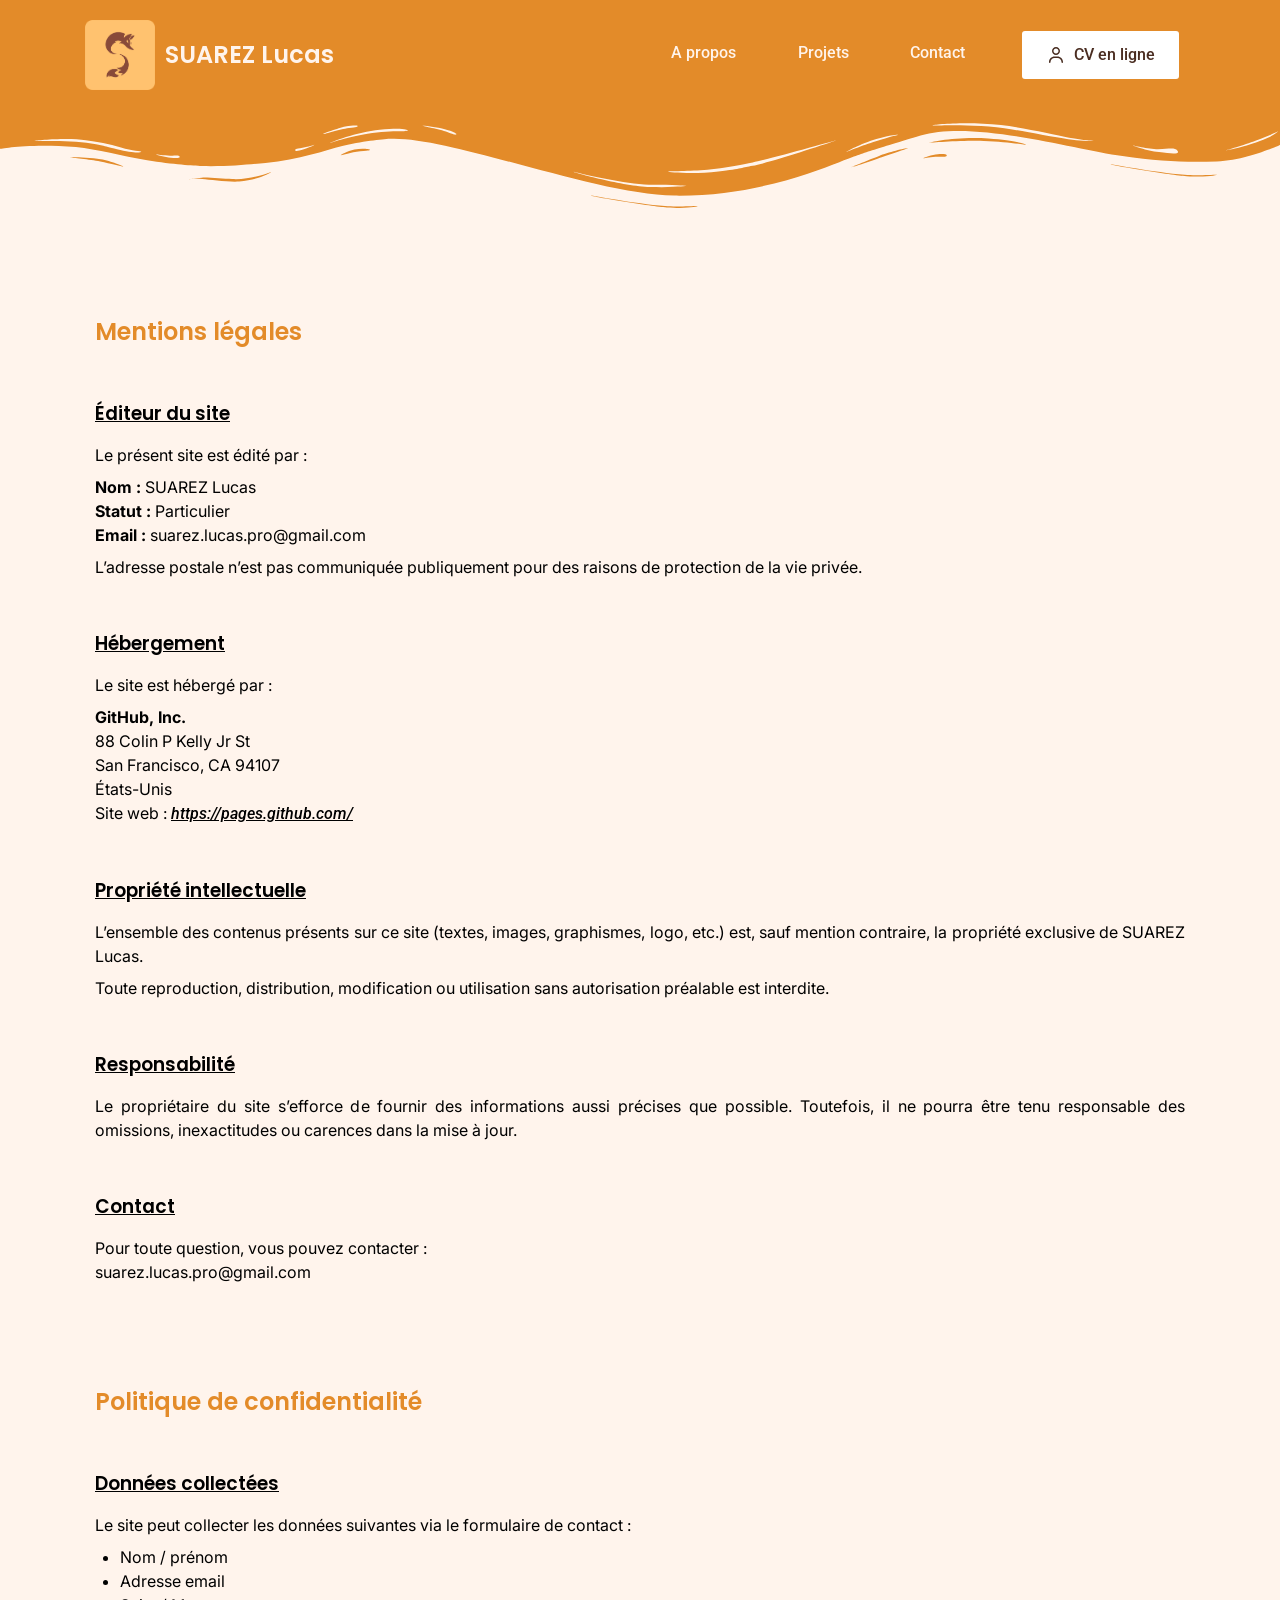
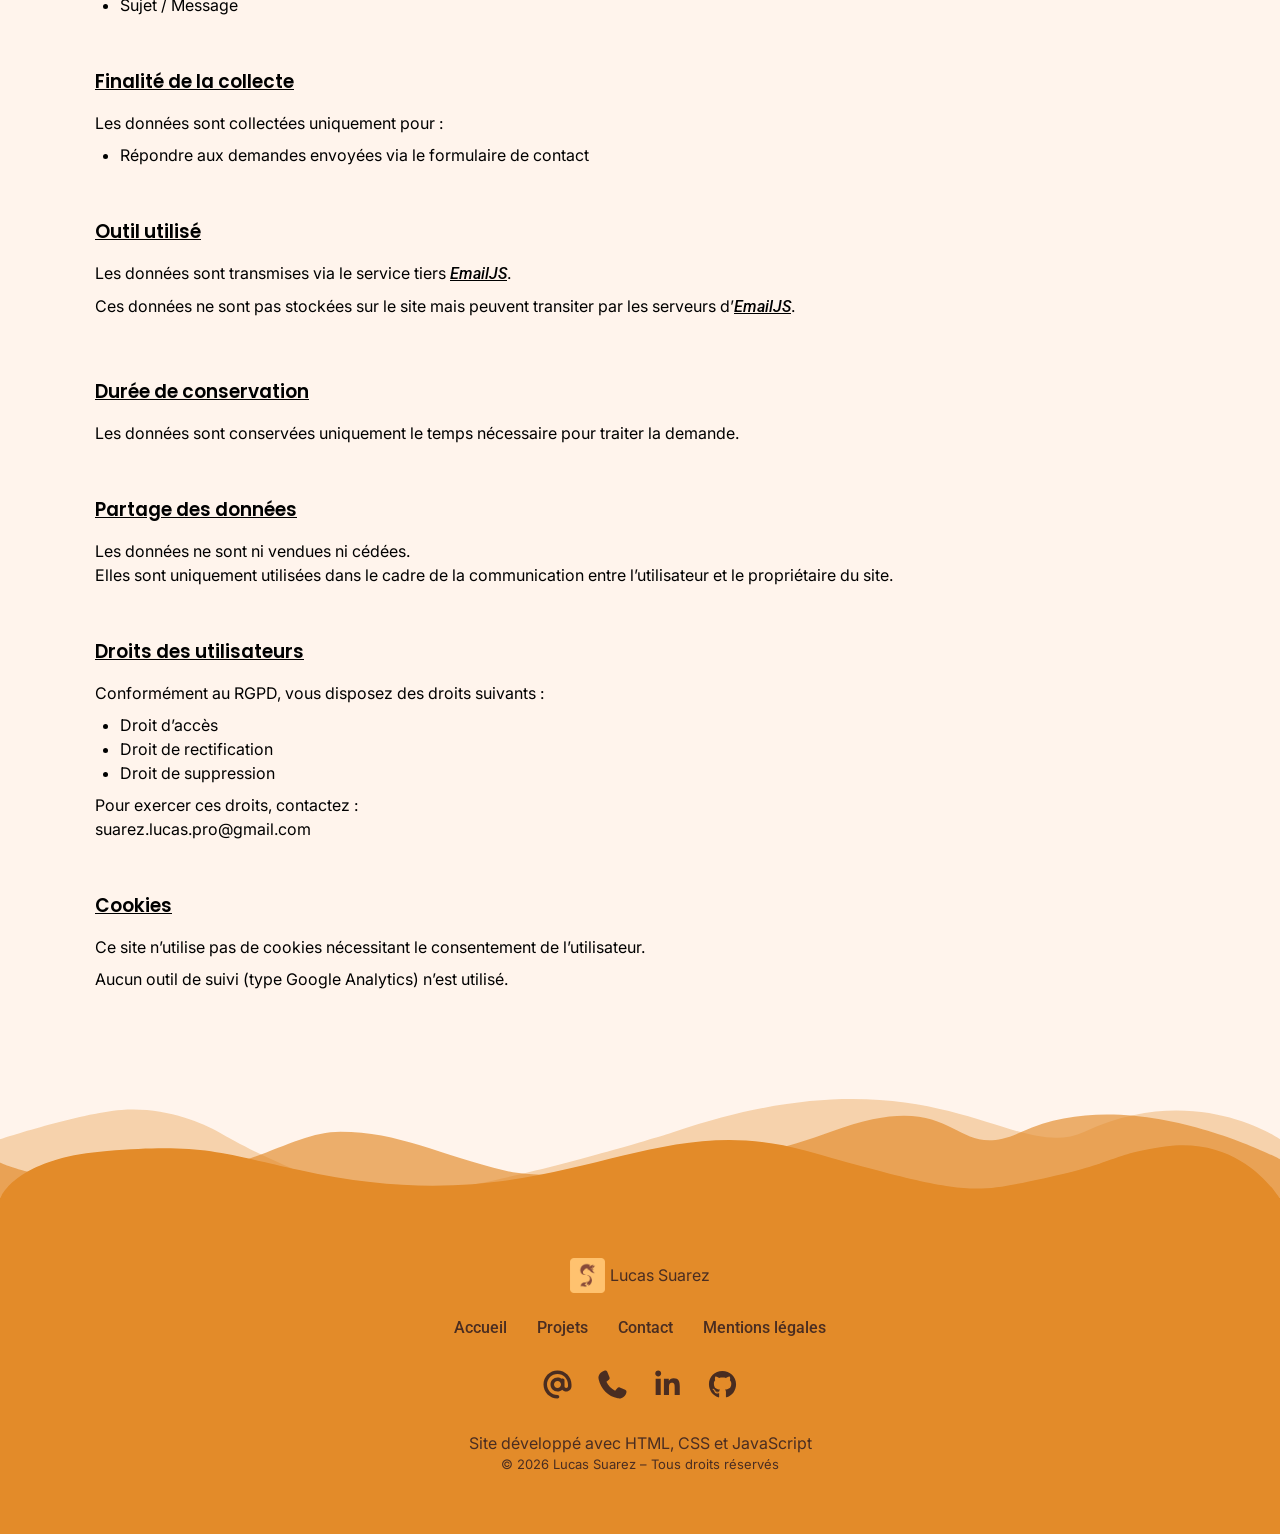
<file: mentionsLegales.html>
<!DOCTYPE html>
<html lang="fr">

<head>
    <meta charset="UTF-8">
    <meta name="viewport" content="width=device-width, initial-scale=1.0">
    <title>Projets | SUAREZ Lucas – Développeur Web</title>
    <meta name="description"
        content="Découvrez mes projets web : sites vitrines, e-commerce et applications illustrant mes compétences et réalisations.">
    <link rel="shortcut icon" href="media/img/logo.webp" type="image/x-icon">
    <link rel="stylesheet" href="style/main.css"><!-- CSS -->
    <script src="script/navBar.js" defer></script><!-- JS -->
    <script src="script/buttonTop.js" defer></script><!-- JS -->
</head>

<body>
    <button onclick="topFunction()" id="buttonTop">
        <div>
            <img src="media/icons/chevron.svg" alt="">
        </div>
    </button>

    <nav>
        <div class="container">
            <div id="navHeader">
                <a href="index.html" id="navHeaderLink">
                    <img src="media/img/logo.webp" id="navHeaderLinkImg"
                        alt="Logo en forme de S marron représentant un renard">
                    <h1>SUAREZ Lucas</h1>
                </a>

                <!-- Bouton burger -->
                <button id="navHeaderBtnBurger">
                    <img id="navHeaderBtnBurgerIcon" src="media/icons/bars.svg" alt="Menu de navigation">
                </button>
            </div>

            <div id="navDivMenu">
                <ul>
                    <li class="off"><a href="index.html" class="linkUnderline linkUnderlineNav">Accueil</a></li>
                    <li><a href="index.html#about" class="linkUnderline linkUnderlineNav" id="aboutBtn">A propos</a>
                    </li>
                    <li><a href="projets.html" class="linkUnderline linkUnderlineNav">Projets</a></li>
                    <li><a href="index.html#contact" class="linkUnderline linkUnderlineNav" id="contactBtn">Contact</a>
                    </li>
                    <li>
                        <a href="https://lucas-srz.github.io/Curriculum_Vitae_2026/" target="_blank" id="btnNav">
                            <img src="media/icons/user.svg" alt="">
                            CV en ligne
                        </a>
                    </li>
                </ul>
            </div>
        </div>
    </nav>

    <main>
        <section>
            <svg viewBox="0 0 283.5 27.8" preserveAspectRatio="none" class="waveSeparator">
                <path
                    d="M283.5,9.7c0,0-7.3,4.3-14,4.6c-6.8,0.3-12.6,0-20.9-1.5c-11.3-2-33.1-10.1-44.7-5.7	s-12.1,4.6-18,7.4c-6.6,3.2-20,9.6-36.6,9.3C131.6,23.5,99.5,7.2,86.3,8c-1.4,0.1-6.6,0.8-10.5,2c-3.8,1.2-9.4,3.8-17,4.7	c-3.2,0.4-8.3,1.1-14.2,0.9c-1.5-0.1-6.3-0.4-12-1.6c-5.7-1.2-11-3.1-15.8-3.7C6.5,9.2,0,10.8,0,10.8V0h283.5V9.7z M260.8,11.3	c-0.7-1-2-0.4-4.3-0.4c-2.3,0-6.1-1.2-5.8-1.1c0.3,0.1,3.1,1.5,6,1.9C259.7,12.2,261.4,12.3,260.8,11.3z M242.4,8.6	c0,0-2.4-0.2-5.6-0.9c-3.2-0.8-10.3-2.8-15.1-3.5c-8.2-1.1-15.8,0-15.1,0.1c0.8,0.1,9.6-0.6,17.6,1.1c3.3,0.7,9.3,2.2,12.4,2.7	C239.9,8.7,242.4,8.6,242.4,8.6z M185.2,8.5c1.7-0.7-13.3,4.7-18.5,6.1c-2.1,0.6-6.2,1.6-10,2c-3.9,0.4-8.9,0.4-8.8,0.5	c0,0.2,5.8,0.8,11.2,0c5.4-0.8,5.2-1.1,7.6-1.6C170.5,14.7,183.5,9.2,185.2,8.5z M199.1,6.9c0.2,0-0.8-0.4-4.8,1.1	c-4,1.5-6.7,3.5-6.9,3.7c-0.2,0.1,3.5-1.8,6.6-3C197,7.5,199,6.9,199.1,6.9z M283,6c-0.1,0.1-1.9,1.1-4.8,2.5s-6.9,2.8-6.7,2.7	c0.2,0,3.5-0.6,7.4-2.5C282.8,6.8,283.1,5.9,283,6z M31.3,11.6c0.1-0.2-1.9-0.2-4.5-1.2s-5.4-1.6-7.8-2C15,7.6,7.3,8.5,7.7,8.6	C8,8.7,15.9,8.3,20.2,9.3c2.2,0.5,2.4,0.5,5.7,1.6S31.2,11.9,31.3,11.6z M73,9.2c0.4-0.1,3.5-1.6,8.4-2.6c4.9-1.1,8.9-0.5,8.9-0.8	c0-0.3-1-0.9-6.2-0.3S72.6,9.3,73,9.2z M71.6,6.7C71.8,6.8,75,5.4,77.3,5c2.3-0.3,1.9-0.5,1.9-0.6c0-0.1-1.1-0.2-2.7,0.2	C74.8,5.1,71.4,6.6,71.6,6.7z M93.6,4.4c0.1,0.2,3.5,0.8,5.6,1.8c2.1,1,1.8,0.6,1.9,0.5c0.1-0.1-0.8-0.8-2.4-1.3	C97.1,4.8,93.5,4.2,93.6,4.4z M65.4,11.1c-0.1,0.3,0.3,0.5,1.9-0.2s2.6-1.3,2.2-1.2s-0.9,0.4-2.5,0.8C65.3,10.9,65.5,10.8,65.4,11.1	z M34.5,12.4c-0.2,0,2.1,0.8,3.3,0.9c1.2,0.1,2,0.1,2-0.2c0-0.3-0.1-0.5-1.6-0.4C36.6,12.8,34.7,12.4,34.5,12.4z M152.2,21.1	c-0.1,0.1-2.4-0.3-7.5-0.3c-5,0-13.6-2.4-17.2-3.5c-3.6-1.1,10,3.9,16.5,4.1C150.5,21.6,152.3,21,152.2,21.1z">
                </path>
                <path
                    d="M269.6,18c-0.1-0.1-4.6,0.3-7.2,0c-7.3-0.7-17-3.2-16.6-2.9c0.4,0.3,13.7,3.1,17,3.3	C267.7,18.8,269.7,18,269.6,18z">
                </path>
                <path
                    d="M227.4,9.8c-0.2-0.1-4.5-1-9.5-1.2c-5-0.2-12.7,0.6-12.3,0.5c0.3-0.1,5.9-1.8,13.3-1.2	S227.6,9.9,227.4,9.8z">
                </path>
                <path
                    d="M204.5,13.4c-0.1-0.1,2-1,3.2-1.1c1.2-0.1,2,0,2,0.3c0,0.3-0.1,0.5-1.6,0.4	C206.4,12.9,204.6,13.5,204.5,13.4z">
                </path>
                <path
                    d="M201,10.6c0-0.1-4.4,1.2-6.3,2.2c-1.9,0.9-6.2,3.1-6.1,3.1c0.1,0.1,4.2-1.6,6.3-2.6	S201,10.7,201,10.6z">
                </path>
                <path
                    d="M154.5,26.7c-0.1-0.1-4.6,0.3-7.2,0c-7.3-0.7-17-3.2-16.6-2.9c0.4,0.3,13.7,3.1,17,3.3	C152.6,27.5,154.6,26.8,154.5,26.7z">
                </path>
                <path
                    d="M41.9,19.3c0,0,1.2-0.3,2.9-0.1c1.7,0.2,5.8,0.9,8.2,0.7c4.2-0.4,7.4-2.7,7-2.6	c-0.4,0-4.3,2.2-8.6,1.9c-1.8-0.1-5.1-0.5-6.7-0.4S41.9,19.3,41.9,19.3z">
                </path>
                <path
                    d="M75.5,12.6c0.2,0.1,2-0.8,4.3-1.1c2.3-0.2,2.1-0.3,2.1-0.5c0-0.1-1.8-0.4-3.4,0	C76.9,11.5,75.3,12.5,75.5,12.6z">
                </path>
                <path
                    d="M15.6,13.2c0-0.1,4.3,0,6.7,0.5c2.4,0.5,5,1.9,5,2c0,0.1-2.7-0.8-5.1-1.4	C19.9,13.7,15.7,13.3,15.6,13.2z">
                </path>
            </svg>
        </section>

        <section id="legalNotice">
            <div class="container">
                <h2>Mentions légales</h2>
                <div>
                    <h3>Éditeur du site</h3>
                    <p class="space">Le présent site est édité par :</p>
                    <p><span>Nom :</span> SUAREZ Lucas</p>
                    <p><span>Statut :</span> Particulier</p>
                    <p class="space"><span>Email :</span> suarez.lucas.pro@gmail.com</p>
                    <p>L’adresse postale n’est pas communiquée publiquement pour des raisons de protection de la vie
                        privée.</p>
                </div>
                <div>
                    <h3>Hébergement</h3>
                    <p class="space">Le site est hébergé par :</p>
                    <p><span>GitHub, Inc.</span></p>
                    <p>88 Colin P Kelly Jr St</p>
                    <p>San Francisco, CA 94107</p>
                    <p>États-Unis</p>
                    <p>Site web : <a href="https://pages.github.com/" target="_blank">https://pages.github.com/</a></p>
                </div>
                <div>
                    <h3>Propriété intellectuelle</h3>
                    <p class="space">L’ensemble des contenus présents sur ce site (textes, images, graphismes, logo,
                        etc.) est, sauf mention contraire, la propriété exclusive de SUAREZ Lucas.</p>
                    <p>Toute reproduction, distribution, modification ou utilisation sans autorisation préalable est
                        interdite.</p>
                </div>
                <div>
                    <h3>Responsabilité</h3>
                    <p>Le propriétaire du site s’efforce de fournir des informations aussi précises que possible.
                        Toutefois, il ne pourra être tenu responsable des omissions, inexactitudes ou carences dans la
                        mise à jour.</p>
                </div>
                <div>
                    <h3>Contact</h3>
                    <p>Pour toute question, vous pouvez contacter :</p>
                    <p>suarez.lucas.pro@gmail.com</p>
                </div>
            </div>
        </section>

        <section id="privacyPolicy">
            <div class="container">
                <h2>Politique de confidentialité</h2>
                <div>
                    <h3>Données collectées</h3>
                    <p class="space">Le site peut collecter les données suivantes via le formulaire de contact :</p>
                    <ul>
                        <li>Nom / prénom</li>
                        <li>Adresse email</li>
                        <li>Sujet / Message</li>
                    </ul>
                </div>
                <div>
                    <h3>Finalité de la collecte</h3>
                    <p class="space">Les données sont collectées uniquement pour :</p>
                    <ul>
                        <li>Répondre aux demandes envoyées via le formulaire de contact</li>
                    </ul>
                </div>
                <div>
                    <h3>Outil utilisé</h3>
                    <p class="space">Les données sont transmises via le service tiers
                        <a href="https://www.emailjs.com/" target="_blank">EmailJS</a>.
                    </p>
                    <p class="space">Ces données ne sont pas stockées sur le site mais peuvent transiter par les
                        serveurs d’<a href="https://www.emailjs.com/" target="_blank">EmailJS</a>.
                    </p>
                </div>
                <div>
                    <h3>Durée de conservation</h3>
                    <p>Les données sont conservées uniquement le temps nécessaire pour traiter la demande.</p>
                </div>
                <div>
                    <h3>Partage des données</h3>
                    <p>Les données ne sont ni vendues ni cédées.</p>
                    <p>Elles sont uniquement utilisées dans le cadre de la communication entre l’utilisateur et le
                        propriétaire du site.</p>
                </div>
                <div>
                    <h3>Droits des utilisateurs</h3>
                    <p class="space">Conformément au RGPD, vous disposez des droits suivants :</p>
                    <ul class="space">
                        <li>Droit d’accès</li>
                        <li>Droit de rectification</li>
                        <li>Droit de suppression</li>
                    </ul>
                    <p>Pour exercer ces droits, contactez :</p>
                    <p>suarez.lucas.pro@gmail.com</p>
                </div>
                <div>
                    <h3>Cookies</h3>
                    <p class="space">Ce site n’utilise pas de cookies nécessitant le consentement de l’utilisateur.</p>
                    <p class="space">Aucun outil de suivi (type Google Analytics) n’est utilisé.</p>
                </div>
            </div>
        </section>

        <section>
            <svg viewBox="0 0 1000 100" preserveAspectRatio="none" class="waveSeparator waveSeparatorBottom">
                <path opacity="0.33"
                    d="M473,67.3c-203.9,88.3-263.1-34-320.3,0C66,119.1,0,59.7,0,59.7V0h1000v59.7 c0,0-62.1,26.1-94.9,29.3c-32.8,3.3-62.8-12.3-75.8-22.1C806,49.6,745.3,8.7,694.9,4.7S492.4,59,473,67.3z">
                </path>
                <path opacity="0.66"
                    d="M734,67.3c-45.5,0-77.2-23.2-129.1-39.1c-28.6-8.7-150.3-10.1-254,39.1 s-91.7-34.4-149.2,0C115.7,118.3,0,39.8,0,39.8V0h1000v36.5c0,0-28.2-18.5-92.1-18.5C810.2,18.1,775.7,67.3,734,67.3z">
                </path>
                <path
                    d="M766.1,28.9c-200-57.5-266,65.5-395.1,19.5C242,1.8,242,5.4,184.8,20.6C128,35.8,132.3,44.9,89.9,52.5C28.6,63.7,0,0,0,0 h1000c0,0-9.9,40.9-83.6,48.1S829.6,47,766.1,28.9z">
                </path>
            </svg>
        </section>
    </main>

    <footer>
        <div id="name">
            <img src="media/img/logo.webp" alt="Logo en forme de S marron représentant un renard">
            <p>Lucas Suarez</p>
        </div>
        <div>
            <a href="index.html" class="linkUnderline linkUnderlineFooter">Accueil</a>
            <a href="projets.html" class="linkUnderline linkUnderlineFooter">Projets</a>
            <a href="index.html#contact" class="linkUnderline linkUnderlineFooter">Contact</a>
            <a href="#" class="linkUnderline linkUnderlineFooter">Mentions légales</a>
        </div>
        <div>
            <a href="mailto:suarez.lucas.pro@gmail.com">
                <img src="media/icons/at.svg" alt="Afficher l'adresse email">
            </a>
            <a href="tel:+33651453617">
                <img src="media/icons/phone.svg" alt="Afficher le numéro de téléphone">
            </a>
            <a href="https://www.linkedin.com/in/lucas-srz/" target="_blank">
                <img src="media/icons/linkedin.svg" alt="Lien vers le profil LinkedIn de Lucas Suarez">
            </a>
            <a href="https://github.com/Lucas-Srz" target="_blank">
                <img src="media/icons/github.svg" alt="Lien vers le profil GitHub de Lucas Suarez" class="filter">
            </a>
        </div>
        <p>Site développé avec HTML, CSS et JavaScript</p>
        <p id="copy">© 2026 Lucas Suarez – Tous droits réservés</p>
    </footer>
</body>

</html>
</file>
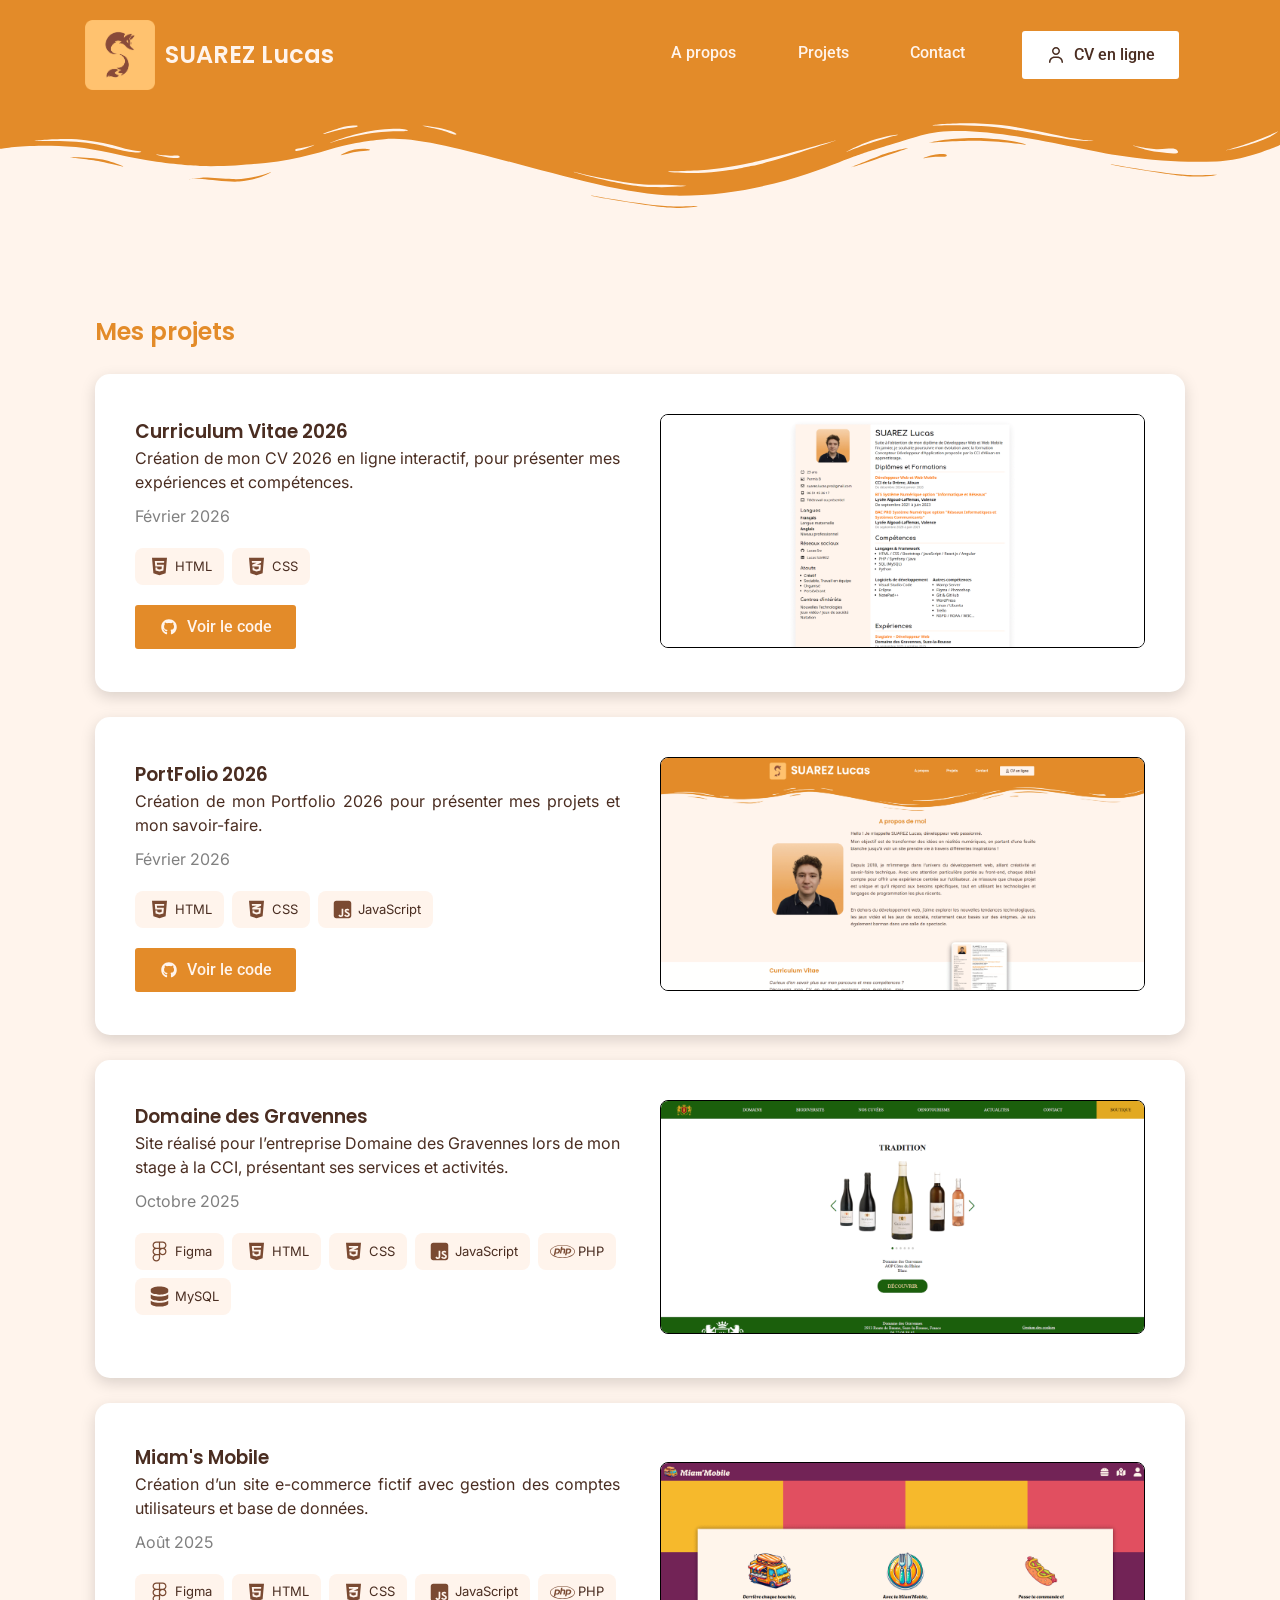
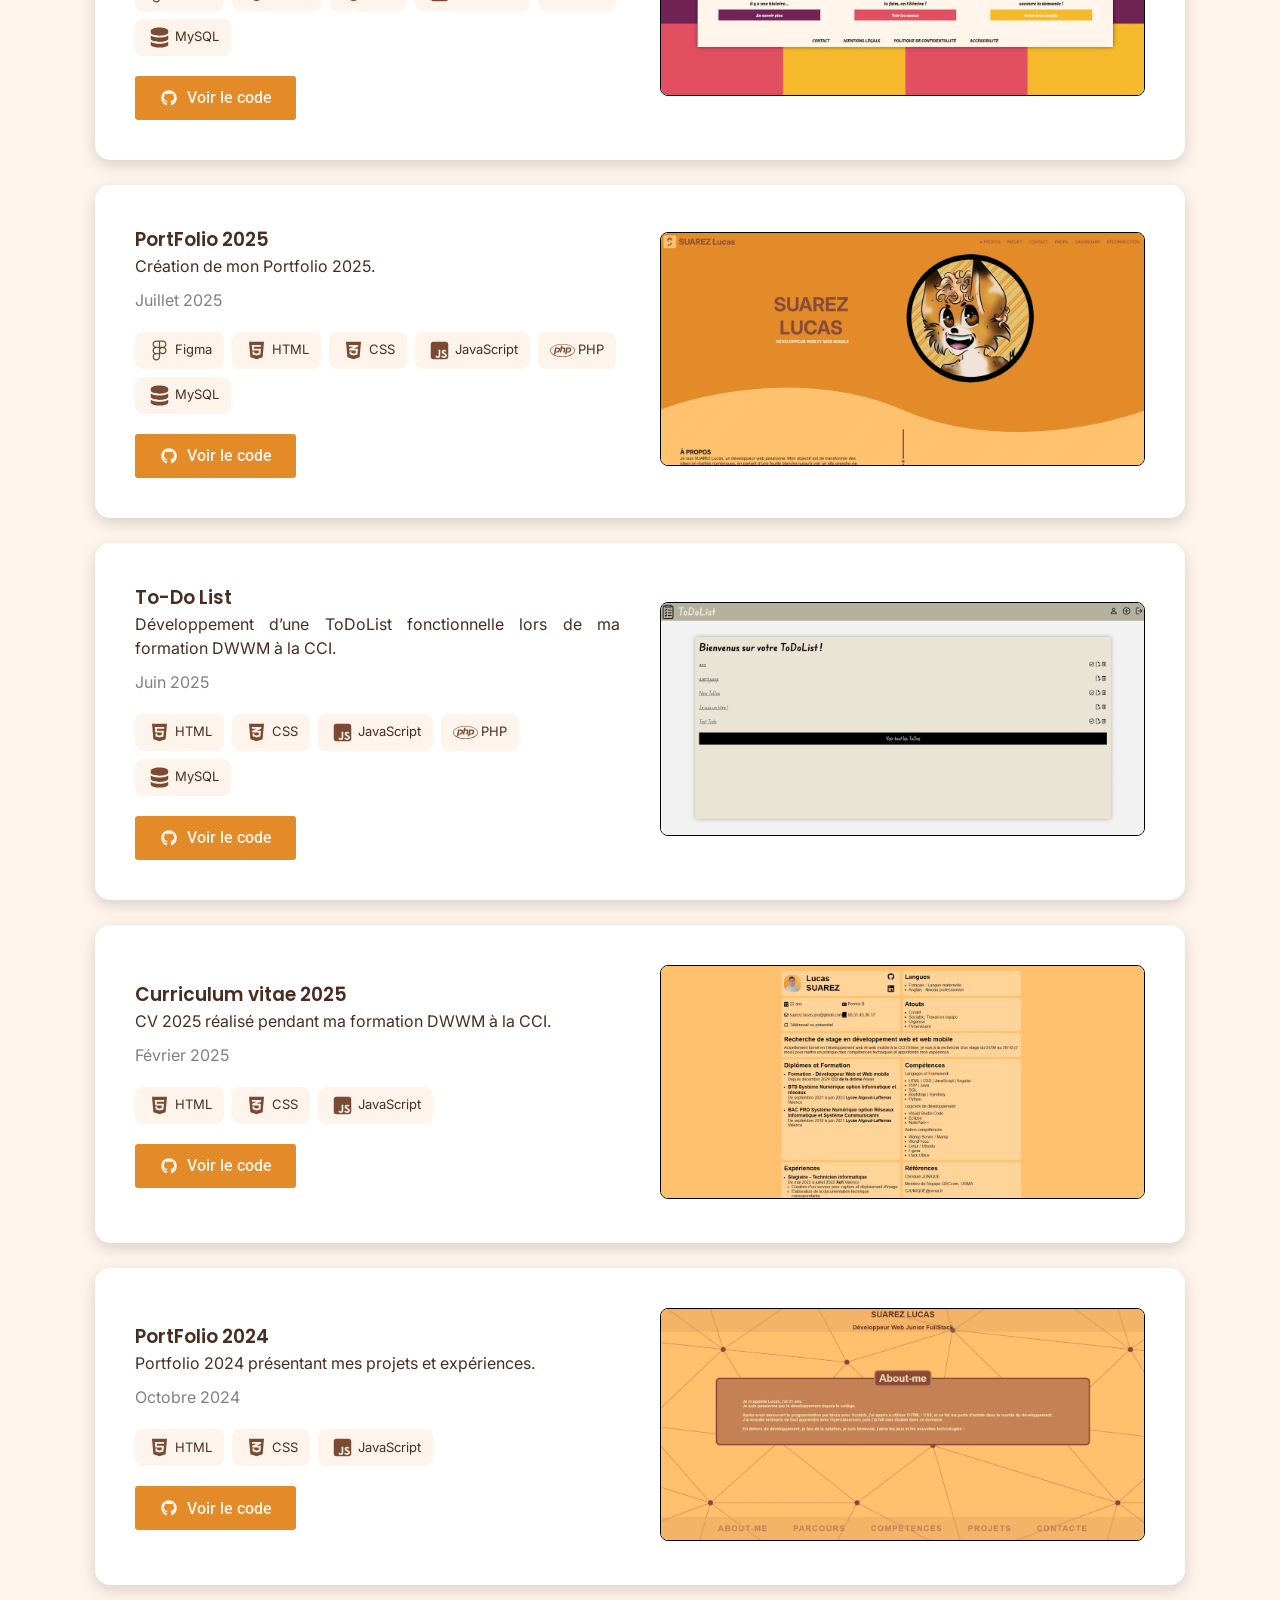
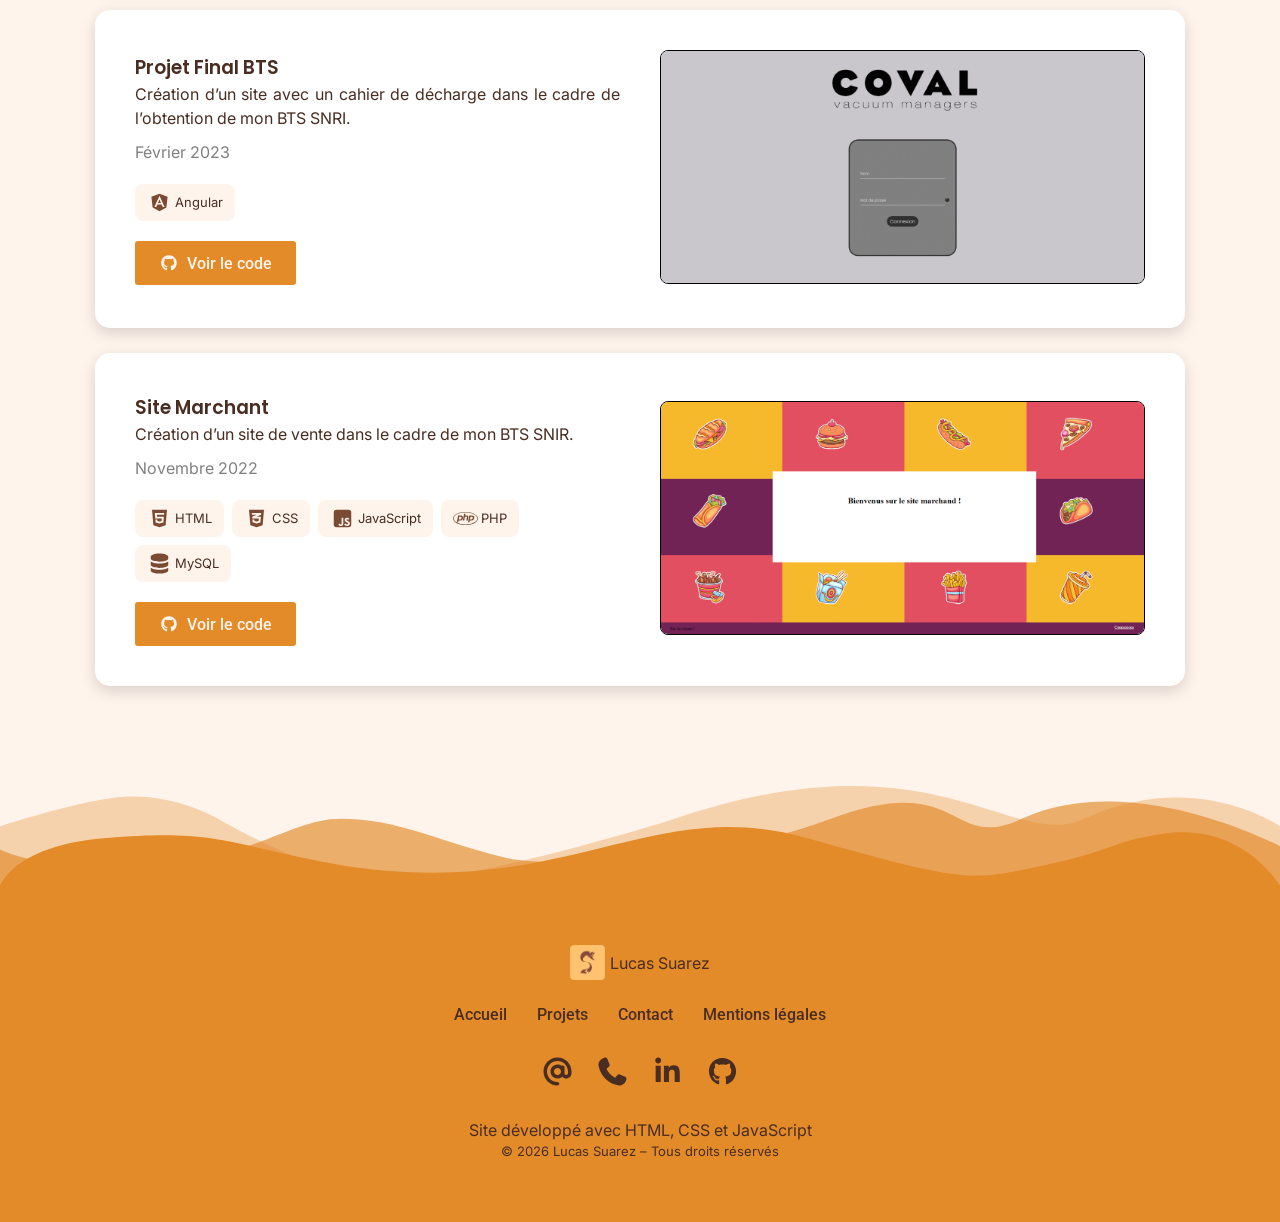
<file: projets.html>
<!DOCTYPE html>
<html lang="fr">

<head>
    <meta charset="UTF-8">
    <meta name="viewport" content="width=device-width, initial-scale=1.0">
    <title>Projets | SUAREZ Lucas – Développeur Web</title>
    <meta name="description"
        content="Découvrez mes projets web : sites vitrines, e-commerce et applications illustrant mes compétences et réalisations.">
    <link rel="shortcut icon" href="media/img/logo.webp" type="image/x-icon">
    <link rel="stylesheet" href="style/main.css"><!-- CSS -->
    <script src="script/navBar.js" defer></script><!-- JS -->
    <script src="script/buttonTop.js" defer></script><!-- JS -->
</head>

<body>
    <button onclick="topFunction()" id="buttonTop">
        <div>
            <img src="media/icons/chevron.svg" alt="">
        </div>
    </button>

    <nav>
        <div class="container">
            <div id="navHeader">
                <a href="index.html" id="navHeaderLink">
                    <img src="media/img/logo.webp" id="navHeaderLinkImg"
                        alt="Logo en forme de S marron représentant un renard">
                    <h1>SUAREZ Lucas</h1>
                </a>

                <!-- Bouton burger -->
                <button id="navHeaderBtnBurger">
                    <img id="navHeaderBtnBurgerIcon" src="media/icons/bars.svg" alt="Menu de navigation">
                </button>
            </div>

            <div id="navDivMenu">
                <ul>
                    <li class="off"><a href="index.html" class="linkUnderline linkUnderlineNav">Accueil</a></li>
                    <li><a href="index.html#about" class="linkUnderline linkUnderlineNav" id="aboutBtn">A propos</a>
                    </li>
                    <li><a href="#" class="linkUnderline linkUnderlineNav">Projets</a></li>
                    <li><a href="index.html#contact" class="linkUnderline linkUnderlineNav" id="contactBtn">Contact</a>
                    </li>
                    <li>
                        <a href="https://lucas-srz.github.io/Curriculum_Vitae_2026/" target="_blank" id="btnNav">
                            <img src="media/icons/user.svg" alt="">
                            CV en ligne
                        </a>
                    </li>
                </ul>
            </div>
        </div>
    </nav>

    <main>
        <section>
            <svg viewBox="0 0 283.5 27.8" preserveAspectRatio="none" class="waveSeparator">
                <path
                    d="M283.5,9.7c0,0-7.3,4.3-14,4.6c-6.8,0.3-12.6,0-20.9-1.5c-11.3-2-33.1-10.1-44.7-5.7	s-12.1,4.6-18,7.4c-6.6,3.2-20,9.6-36.6,9.3C131.6,23.5,99.5,7.2,86.3,8c-1.4,0.1-6.6,0.8-10.5,2c-3.8,1.2-9.4,3.8-17,4.7	c-3.2,0.4-8.3,1.1-14.2,0.9c-1.5-0.1-6.3-0.4-12-1.6c-5.7-1.2-11-3.1-15.8-3.7C6.5,9.2,0,10.8,0,10.8V0h283.5V9.7z M260.8,11.3	c-0.7-1-2-0.4-4.3-0.4c-2.3,0-6.1-1.2-5.8-1.1c0.3,0.1,3.1,1.5,6,1.9C259.7,12.2,261.4,12.3,260.8,11.3z M242.4,8.6	c0,0-2.4-0.2-5.6-0.9c-3.2-0.8-10.3-2.8-15.1-3.5c-8.2-1.1-15.8,0-15.1,0.1c0.8,0.1,9.6-0.6,17.6,1.1c3.3,0.7,9.3,2.2,12.4,2.7	C239.9,8.7,242.4,8.6,242.4,8.6z M185.2,8.5c1.7-0.7-13.3,4.7-18.5,6.1c-2.1,0.6-6.2,1.6-10,2c-3.9,0.4-8.9,0.4-8.8,0.5	c0,0.2,5.8,0.8,11.2,0c5.4-0.8,5.2-1.1,7.6-1.6C170.5,14.7,183.5,9.2,185.2,8.5z M199.1,6.9c0.2,0-0.8-0.4-4.8,1.1	c-4,1.5-6.7,3.5-6.9,3.7c-0.2,0.1,3.5-1.8,6.6-3C197,7.5,199,6.9,199.1,6.9z M283,6c-0.1,0.1-1.9,1.1-4.8,2.5s-6.9,2.8-6.7,2.7	c0.2,0,3.5-0.6,7.4-2.5C282.8,6.8,283.1,5.9,283,6z M31.3,11.6c0.1-0.2-1.9-0.2-4.5-1.2s-5.4-1.6-7.8-2C15,7.6,7.3,8.5,7.7,8.6	C8,8.7,15.9,8.3,20.2,9.3c2.2,0.5,2.4,0.5,5.7,1.6S31.2,11.9,31.3,11.6z M73,9.2c0.4-0.1,3.5-1.6,8.4-2.6c4.9-1.1,8.9-0.5,8.9-0.8	c0-0.3-1-0.9-6.2-0.3S72.6,9.3,73,9.2z M71.6,6.7C71.8,6.8,75,5.4,77.3,5c2.3-0.3,1.9-0.5,1.9-0.6c0-0.1-1.1-0.2-2.7,0.2	C74.8,5.1,71.4,6.6,71.6,6.7z M93.6,4.4c0.1,0.2,3.5,0.8,5.6,1.8c2.1,1,1.8,0.6,1.9,0.5c0.1-0.1-0.8-0.8-2.4-1.3	C97.1,4.8,93.5,4.2,93.6,4.4z M65.4,11.1c-0.1,0.3,0.3,0.5,1.9-0.2s2.6-1.3,2.2-1.2s-0.9,0.4-2.5,0.8C65.3,10.9,65.5,10.8,65.4,11.1	z M34.5,12.4c-0.2,0,2.1,0.8,3.3,0.9c1.2,0.1,2,0.1,2-0.2c0-0.3-0.1-0.5-1.6-0.4C36.6,12.8,34.7,12.4,34.5,12.4z M152.2,21.1	c-0.1,0.1-2.4-0.3-7.5-0.3c-5,0-13.6-2.4-17.2-3.5c-3.6-1.1,10,3.9,16.5,4.1C150.5,21.6,152.3,21,152.2,21.1z">
                </path>
                <path
                    d="M269.6,18c-0.1-0.1-4.6,0.3-7.2,0c-7.3-0.7-17-3.2-16.6-2.9c0.4,0.3,13.7,3.1,17,3.3	C267.7,18.8,269.7,18,269.6,18z">
                </path>
                <path
                    d="M227.4,9.8c-0.2-0.1-4.5-1-9.5-1.2c-5-0.2-12.7,0.6-12.3,0.5c0.3-0.1,5.9-1.8,13.3-1.2	S227.6,9.9,227.4,9.8z">
                </path>
                <path
                    d="M204.5,13.4c-0.1-0.1,2-1,3.2-1.1c1.2-0.1,2,0,2,0.3c0,0.3-0.1,0.5-1.6,0.4	C206.4,12.9,204.6,13.5,204.5,13.4z">
                </path>
                <path
                    d="M201,10.6c0-0.1-4.4,1.2-6.3,2.2c-1.9,0.9-6.2,3.1-6.1,3.1c0.1,0.1,4.2-1.6,6.3-2.6	S201,10.7,201,10.6z">
                </path>
                <path
                    d="M154.5,26.7c-0.1-0.1-4.6,0.3-7.2,0c-7.3-0.7-17-3.2-16.6-2.9c0.4,0.3,13.7,3.1,17,3.3	C152.6,27.5,154.6,26.8,154.5,26.7z">
                </path>
                <path
                    d="M41.9,19.3c0,0,1.2-0.3,2.9-0.1c1.7,0.2,5.8,0.9,8.2,0.7c4.2-0.4,7.4-2.7,7-2.6	c-0.4,0-4.3,2.2-8.6,1.9c-1.8-0.1-5.1-0.5-6.7-0.4S41.9,19.3,41.9,19.3z">
                </path>
                <path
                    d="M75.5,12.6c0.2,0.1,2-0.8,4.3-1.1c2.3-0.2,2.1-0.3,2.1-0.5c0-0.1-1.8-0.4-3.4,0	C76.9,11.5,75.3,12.5,75.5,12.6z">
                </path>
                <path
                    d="M15.6,13.2c0-0.1,4.3,0,6.7,0.5c2.4,0.5,5,1.9,5,2c0,0.1-2.7-0.8-5.1-1.4	C19.9,13.7,15.7,13.3,15.6,13.2z">
                </path>
            </svg>
        </section>

        <section id="project">
            <div class="container">
                <h2>Mes projets</h2>
                <div id="cardGroup">
                    <!-- Projet 'Curriculum Vitae 2026' -->
                    <div class="card">
                        <div class="cardContent">
                            <h3>Curriculum Vitae 2026</h3>

                            <p>Création de mon CV 2026 en ligne interactif, pour présenter mes expériences et
                                compétences.</p>
                            <p class="cardContentDate">Février 2026</p>

                            <div class="cardContentIcon">
                                <span>
                                    <img src="media/icons/html5.svg" alt="">
                                    <p>HTML</p>
                                </span>
                                <span>
                                    <img src="media/icons/css3.svg" alt="">
                                    <p>CSS</p>
                                </span>
                            </div>

                            <a href="https://github.com/Lucas-Srz/Curriculum_Vitae_2026" target="_blank"
                                class="btn backgroundColorBtn">
                                <img src="media/icons/github.svg" alt="">
                                Voir le code
                            </a>
                        </div>

                        <div class="cardImg">
                            <img src="media/img/projets/cv26.png"
                                alt="Aperçu du site 'CV 2026' développé en HTML et CSS">
                        </div>
                    </div>

                    <!-- Projet 'PortFolio 2026' -->
                    <div class="card">
                        <div class="cardContent">
                            <h3>PortFolio 2026</h3>

                            <p>Création de mon Portfolio 2026 pour présenter mes projets et mon savoir-faire.</p>
                            <p class="cardContentDate">Février 2026</p>

                            <div class="cardContentIcon">
                                <span>
                                    <img src="media/icons/html5.svg" alt="">
                                    <p>HTML</p>
                                </span>
                                <span>
                                    <img src="media/icons/css3.svg" alt="">
                                    <p>CSS</p>
                                </span>
                                <span>
                                    <img src="media/icons/javaScript.svg" alt="">
                                    <p>JavaScript</p>
                                </span>
                            </div>

                            <a href="https://github.com/Lucas-Srz/Portfolio_2026" target="_blank"
                                class="btn backgroundColorBtn">
                                <img src="media/icons/github.svg" alt="">
                                Voir le code
                            </a>
                        </div>

                        <div class="cardImg">
                            <img src="media/img/projets/portfolio26.png"
                                alt="Aperçu du site 'PortFolio 2026' développé en HTML, CSS et JavaScript">
                        </div>
                    </div>

                    <!-- Projet 'Domaine des Gravennes' -->
                    <div class="card">
                        <div class="cardContent">
                            <h3>Domaine des Gravennes</h3>

                            <p>Site réalisé pour l’entreprise Domaine des Gravennes lors de mon stage à la CCI,
                                présentant ses services et activités.</p>
                            <p class="cardContentDate">Octobre 2025</p>

                            <div class="cardContentIcon">
                                <span>
                                    <img src="media/icons/figma.svg" alt="">
                                    <p>Figma</p>
                                </span>
                                <span>
                                    <img src="media/icons/html5.svg" alt="">
                                    <p>HTML</p>
                                </span>
                                <span>
                                    <img src="media/icons/css3.svg" alt="">
                                    <p>CSS</p>
                                </span>
                                <span>
                                    <img src="media/icons/javaScript.svg" alt="">
                                    <p>JavaScript</p>
                                </span>
                                <span>
                                    <img src="media/icons/php.svg" alt="">
                                    <p>PHP</p>
                                </span>
                                <span>
                                    <img src="media/icons/database.svg" alt="">
                                    <p>MySQL</p>
                                </span>
                            </div>
                        </div>

                        <div class="cardImg">
                            <img src="media/img/projets/domaine_des_gravennes.png"
                                alt="Aperçu du site 'Domaine des Gravennes' développé en HTML, CSS, JavaScript, PHP et MySQL">
                        </div>
                    </div>

                    <!-- Projet 'Miam's Mobile' -->
                    <div class="card">
                        <div class="cardContent">
                            <h3>Miam's Mobile</h3>

                            <p>Création d’un site e-commerce fictif avec gestion des comptes utilisateurs et base de
                                données.</p>
                            <p class="cardContentDate">Août 2025</p>

                            <div class="cardContentIcon">
                                <span>
                                    <img src="media/icons/figma.svg" alt="">
                                    <p>Figma</p>
                                </span>
                                <span>
                                    <img src="media/icons/html5.svg" alt="">
                                    <p>HTML</p>
                                </span>
                                <span>
                                    <img src="media/icons/css3.svg" alt="">
                                    <p>CSS</p>
                                </span>
                                <span>
                                    <img src="media/icons/javaScript.svg" alt="">
                                    <p>JavaScript</p>
                                </span>
                                <span>
                                    <img src="media/icons/php.svg" alt="">
                                    <p>PHP</p>
                                </span>
                                <span>
                                    <img src="media/icons/database.svg" alt="">
                                    <p>MySQL</p>
                                </span>
                            </div>

                            <a href="https://github.com/Lucas-Srz/MiamMobile" target="_blank"
                                class="btn backgroundColorBtn">
                                <img src="media/icons/github.svg" alt="">
                                Voir le code
                            </a>
                        </div>

                        <div class="cardImg">
                            <img src="media/img/projets/miammobile.png"
                                alt="Aperçu du site 'PortFolio 2026' développé en HTML, CSS et JavaScript">
                        </div>
                    </div>

                    <!-- Projet 'PortFolio 2025' -->
                    <div class="card">
                        <div class="cardContent">
                            <h3>PortFolio 2025</h3>

                            <p>Création de mon Portfolio 2025.</p>
                            <p class="cardContentDate">Juillet 2025</p>

                            <div class="cardContentIcon">
                                <span>
                                    <img src="media/icons/figma.svg" alt="">
                                    <p>Figma</p>
                                </span>
                                <span>
                                    <img src="media/icons/html5.svg" alt="">
                                    <p>HTML</p>
                                </span>
                                <span>
                                    <img src="media/icons/css3.svg" alt="">
                                    <p>CSS</p>
                                </span>
                                <span>
                                    <img src="media/icons/javaScript.svg" alt="">
                                    <p>JavaScript</p>
                                </span>
                                <span>
                                    <img src="media/icons/php.svg" alt="">
                                    <p>PHP</p>
                                </span>
                                <span>
                                    <img src="media/icons/database.svg" alt="">
                                    <p>MySQL</p>
                                </span>
                            </div>

                            <a href="https://github.com/Lucas-Srz/Portfolio_2025" target="_blank"
                                class="btn backgroundColorBtn">
                                <img src="media/icons/github.svg" alt="">
                                Voir le code
                            </a>
                        </div>

                        <div class="cardImg">
                            <img src="media/img/projets/portfolio25.png"
                                alt="Aperçu du site 'PortFolio 2026' développé en HTML, CSS et JavaScript">
                        </div>
                    </div>

                    <!-- Projet 'To-Do List' -->
                    <div class="card">
                        <div class="cardContent">
                            <h3>To-Do List</h3>

                            <p>Développement d’une ToDoList fonctionnelle lors de ma formation DWWM à la CCI.</p>
                            <p class="cardContentDate">Juin 2025</p>

                            <div class="cardContentIcon">
                                <span>
                                    <img src="media/icons/html5.svg" alt="">
                                    <p>HTML</p>
                                </span>
                                <span>
                                    <img src="media/icons/css3.svg" alt="">
                                    <p>CSS</p>
                                </span>
                                <span>
                                    <img src="media/icons/javaScript.svg" alt="">
                                    <p>JavaScript</p>
                                </span>
                                <span>
                                    <img src="media/icons/php.svg" alt="">
                                    <p>PHP</p>
                                </span>
                                <span>
                                    <img src="media/icons/database.svg" alt="">
                                    <p>MySQL</p>
                                </span>
                            </div>

                            <a href="https://github.com/Lucas-Srz/CCI_ToDoList" target="_blank"
                                class="btn backgroundColorBtn">
                                <img src="media/icons/github.svg" alt="">
                                Voir le code
                            </a>
                        </div>

                        <div class="cardImg">
                            <img src="media/img/projets/cci_todolist.png"
                                alt="Aperçu du site 'PortFolio 2026' développé en HTML, CSS et JavaScript">
                        </div>
                    </div>

                    <!-- Projet 'Curriculum vitae 2025' -->
                    <div class="card">
                        <div class="cardContent">
                            <h3>Curriculum vitae 2025</h3>

                            <p>CV 2025 réalisé pendant ma formation DWWM à la CCI.</p>
                            <p class="cardContentDate">Février 2025</p>

                            <div class="cardContentIcon">
                                <span>
                                    <img src="media/icons/html5.svg" alt="">
                                    <p>HTML</p>
                                </span>
                                <span>
                                    <img src="media/icons/css3.svg" alt="">
                                    <p>CSS</p>
                                </span>
                                <span>
                                    <img src="media/icons/javaScript.svg" alt="">
                                    <p>JavaScript</p>
                                </span>
                            </div>

                            <a href="https://github.com/Lucas-Srz/Curriculum_Vitae_2025" target="_blank"
                                class="btn backgroundColorBtn">
                                <img src="media/icons/github.svg" alt="">
                                Voir le code
                            </a>
                        </div>

                        <div class="cardImg">
                            <img src="media/img/projets/cci_cv.png"
                                alt="Aperçu du site 'PortFolio 2026' développé en HTML, CSS et JavaScript">
                        </div>
                    </div>

                    <!-- Projet 'PortFolio 2024' -->
                    <div class="card">
                        <div class="cardContent">
                            <h3>PortFolio 2024</h3>

                            <p>Portfolio 2024 présentant mes projets et expériences.</p>
                            <p class="cardContentDate">Octobre 2024</p>

                            <div class="cardContentIcon">
                                <span>
                                    <img src="media/icons/html5.svg" alt="">
                                    <p>HTML</p>
                                </span>
                                <span>
                                    <img src="media/icons/css3.svg" alt="">
                                    <p>CSS</p>
                                </span>
                                <span>
                                    <img src="media/icons/javaScript.svg" alt="">
                                    <p>JavaScript</p>
                                </span>
                            </div>

                            <a href="https://github.com/Lucas-Srz/Portfolio_2024" target="_blank"
                                class="btn backgroundColorBtn">
                                <img src="media/icons/github.svg" alt="">
                                Voir le code
                            </a>
                        </div>

                        <div class="cardImg">
                            <img src="media/img/projets/portfolio24.png"
                                alt="Aperçu du site 'PortFolio 2026' développé en HTML, CSS et JavaScript">
                        </div>
                    </div>

                    <!-- Projet 'Projet Final BTS' -->
                    <div class="card">
                        <div class="cardContent">
                            <h3>Projet Final BTS</h3>

                            <p>Création d’un site avec un cahier de décharge dans le cadre de l’obtention de mon BTS
                                SNRI.</p>
                            <p class="cardContentDate">Février 2023</p>

                            <div class="cardContentIcon">
                                <span>
                                    <img src="media/icons/angular.svg" alt="">
                                    <p>Angular</p>
                                </span>
                            </div>

                            <a href="https://github.com/Lucas-Srz/BTS_Projets" target="_blank"
                                class="btn backgroundColorBtn">
                                <img src="media/icons/github.svg" alt="">
                                Voir le code
                            </a>
                        </div>

                        <div class="cardImg">
                            <img src="media/img/projets/bts_projet_final.png"
                                alt="Aperçu du site 'PortFolio 2026' développé en HTML, CSS et JavaScript">
                        </div>
                    </div>

                    <!-- Projet 'Site Marchant' -->
                    <div class="card">
                        <div class="cardContent">
                            <h3>Site Marchant</h3>

                            <p>Création d’un site de vente dans le cadre de mon BTS SNIR.</p>
                            <p class="cardContentDate">Novembre 2022</p>

                            <div class="cardContentIcon">
                                <span>
                                    <img src="media/icons/html5.svg" alt="">
                                    <p>HTML</p>
                                </span>
                                <span>
                                    <img src="media/icons/css3.svg" alt="">
                                    <p>CSS</p>
                                </span>
                                <span>
                                    <img src="media/icons/javaScript.svg" alt="">
                                    <p>JavaScript</p>
                                </span>
                                <span>
                                    <img src="media/icons/php.svg" alt="">
                                    <p>PHP</p>
                                </span>
                                <span>
                                    <img src="media/icons/database.svg" alt="">
                                    <p>MySQL</p>
                                </span>
                            </div>

                            <a href="https://github.com/Lucas-Srz/BTS_SiteMarchant" target="_blank"
                                class="btn backgroundColorBtn">
                                <img src="media/icons/github.svg" alt="">
                                Voir le code
                            </a>
                        </div>

                        <div class="cardImg">
                            <img src="media/img/projets/bts_site_marchant.png"
                                alt="Aperçu du site 'PortFolio 2026' développé en HTML, CSS et JavaScript">
                        </div>
                    </div>
                </div>
            </div>
        </section>

        <section>
            <svg viewBox="0 0 1000 100" preserveAspectRatio="none" class="waveSeparator waveSeparatorBottom">
                <path opacity="0.33"
                    d="M473,67.3c-203.9,88.3-263.1-34-320.3,0C66,119.1,0,59.7,0,59.7V0h1000v59.7 c0,0-62.1,26.1-94.9,29.3c-32.8,3.3-62.8-12.3-75.8-22.1C806,49.6,745.3,8.7,694.9,4.7S492.4,59,473,67.3z">
                </path>
                <path opacity="0.66"
                    d="M734,67.3c-45.5,0-77.2-23.2-129.1-39.1c-28.6-8.7-150.3-10.1-254,39.1 s-91.7-34.4-149.2,0C115.7,118.3,0,39.8,0,39.8V0h1000v36.5c0,0-28.2-18.5-92.1-18.5C810.2,18.1,775.7,67.3,734,67.3z">
                </path>
                <path
                    d="M766.1,28.9c-200-57.5-266,65.5-395.1,19.5C242,1.8,242,5.4,184.8,20.6C128,35.8,132.3,44.9,89.9,52.5C28.6,63.7,0,0,0,0 h1000c0,0-9.9,40.9-83.6,48.1S829.6,47,766.1,28.9z">
                </path>
            </svg>
        </section>
    </main>

    <footer>
        <div id="name">
            <img src="media/img/logo.webp" alt="Logo en forme de S marron représentant un renard">
            <p>Lucas Suarez</p>
        </div>
        <div>
            <a href="index.html" class="linkUnderline linkUnderlineFooter">Accueil</a>
            <a href="#" class="linkUnderline linkUnderlineFooter">Projets</a>
            <a href="index.html#contact" class="linkUnderline linkUnderlineFooter">Contact</a>
            <a href="mentionsLegales.html" class="linkUnderline linkUnderlineFooter">Mentions légales</a>
        </div>
        <div>
            <a href="mailto:suarez.lucas.pro@gmail.com">
                <img src="media/icons/at.svg" alt="Afficher l'adresse email">
            </a>
            <a href="tel:+33651453617">
                <img src="media/icons/phone.svg" alt="Afficher le numéro de téléphone">
            </a>
            <a href="https://www.linkedin.com/in/lucas-srz/" target="_blank">
                <img src="media/icons/linkedin.svg" alt="Lien vers le profil LinkedIn de Lucas Suarez">
            </a>
            <a href="https://github.com/Lucas-Srz" target="_blank">
                <img src="media/icons/github.svg" alt="Lien vers le profil GitHub de Lucas Suarez" class="filter">
            </a>
        </div>
        <p>Site développé avec HTML, CSS et JavaScript</p>
        <p id="copy">© 2026 Lucas Suarez – Tous droits réservés</p>
    </footer>
</body>

</html>
</file>
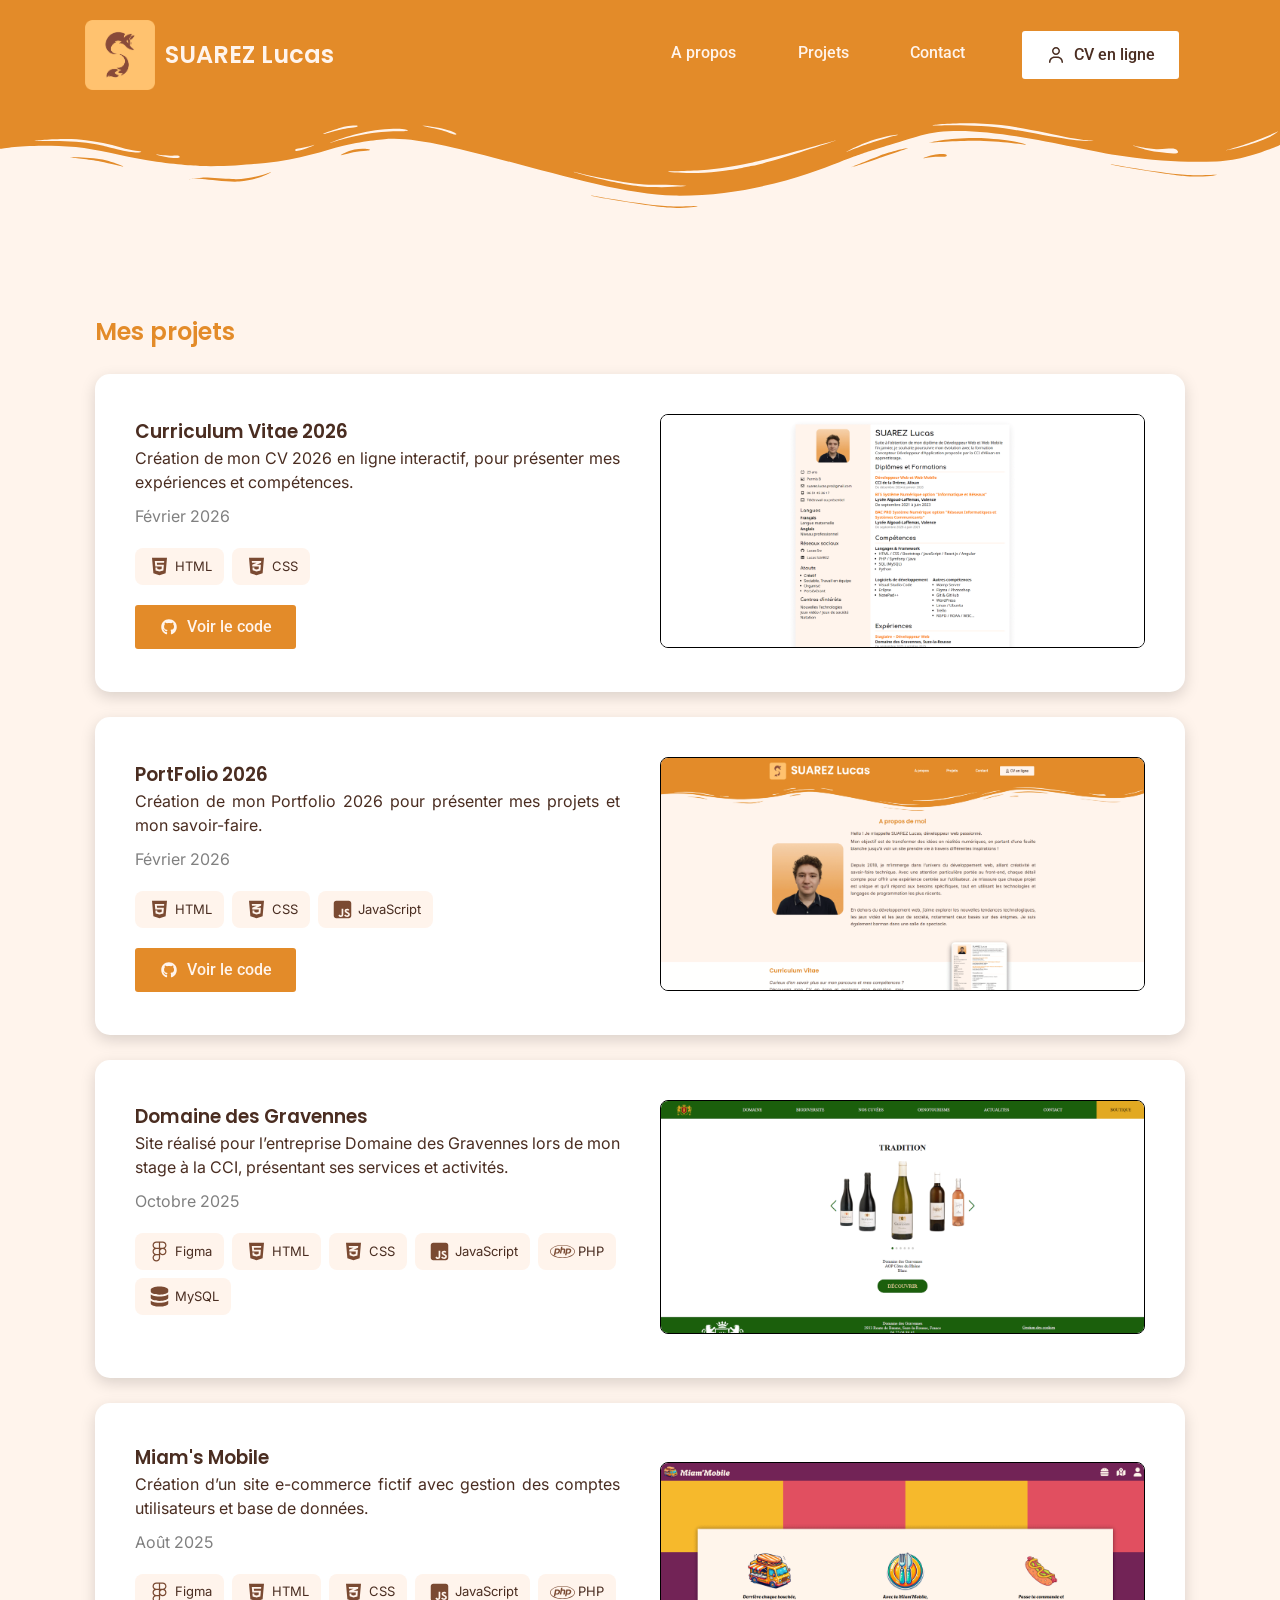
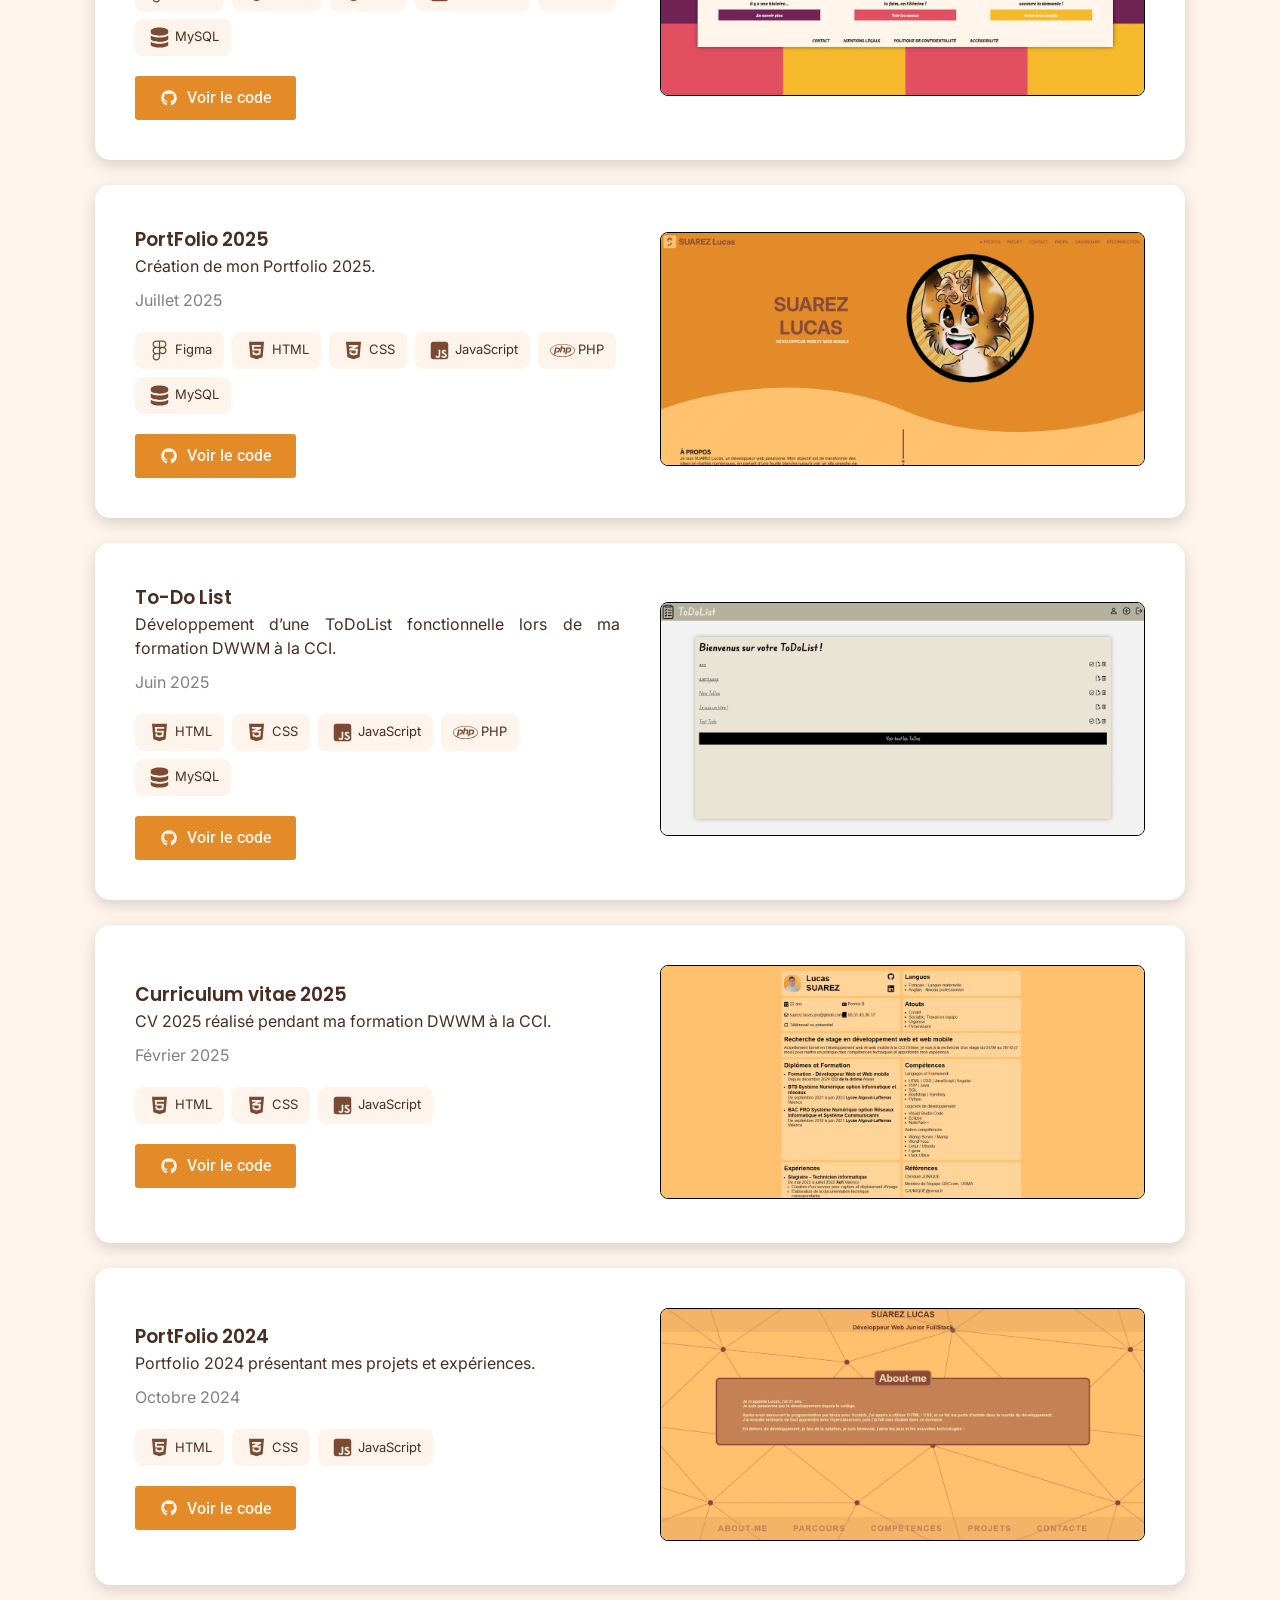
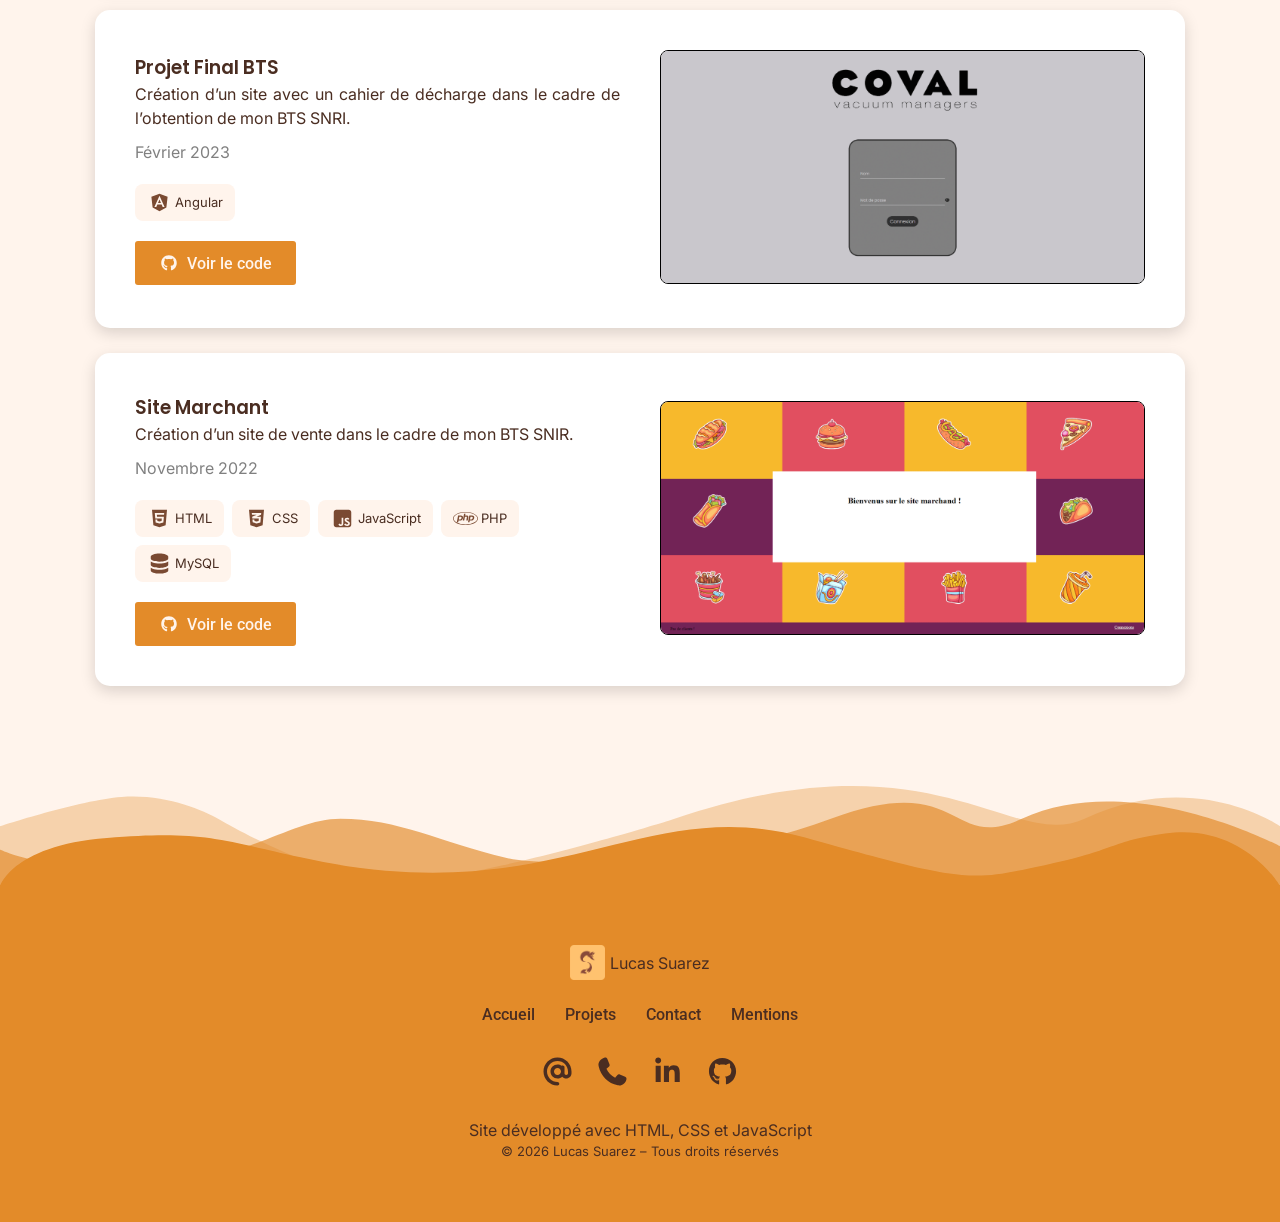
<file: view/projets.html>
<!DOCTYPE html>
<html lang="fr">

<head>
    <meta charset="UTF-8">
    <meta name="viewport" content="width=device-width, initial-scale=1.0">
    <meta name="description" content="">
    <title>TITRE</title>
    <link rel="shortcut icon" href="../../media/img/logo.png" type="image/x-icon">
    <link rel="stylesheet" href="../style/main.css"><!-- CSS -->
    <script src="../script/navBar.js" defer></script><!-- JS -->
</head>

<body>
    <nav>
        <div class="container">
            <div id="navHeader">
                <a href="../index.html" id="navHeaderLink">
                    <img src="../media/img/logo.webp" id="navHeaderLinkImg"
                        alt="Logo en forme de S marron représentant un renard">
                    <h1>SUAREZ Lucas</h1>
                </a>

                <!-- Bouton burger -->
                <button id="navHeaderBtnBurger">
                    <img id="navHeaderBtnBurgerIcon" src="../media/icons/bars.svg" alt="Menu de navigation">
                </button>
            </div>

            <div id="navDivMenu">
                <ul>
                    <li class="off"><a href="../index.html" class="linkUnderline linkUnderlineNav">Accueil</a></li>
                    <li><a href="../index.html#about" class="linkUnderline linkUnderlineNav">A propos</a></li>
                    <li><a href="#" class="linkUnderline linkUnderlineNav">Projets</a></li>
                    <li><a href="../index.html#contact" class="linkUnderline linkUnderlineNav">Contact</a></li>
                    <li>
                        <a href="https://lucas-srz.github.io/Curriculum_Vitae_2026/" target="_blank" id="btnNav">
                            <img src="../media/icons/user.svg" alt="">
                            CV en ligne
                        </a>
                    </li>
                </ul>
            </div>
        </div>
    </nav>

    <main>
        <section>
            <svg viewBox="0 0 283.5 27.8" preserveAspectRatio="none" class="waveSeparator">
                <path
                    d="M283.5,9.7c0,0-7.3,4.3-14,4.6c-6.8,0.3-12.6,0-20.9-1.5c-11.3-2-33.1-10.1-44.7-5.7	s-12.1,4.6-18,7.4c-6.6,3.2-20,9.6-36.6,9.3C131.6,23.5,99.5,7.2,86.3,8c-1.4,0.1-6.6,0.8-10.5,2c-3.8,1.2-9.4,3.8-17,4.7	c-3.2,0.4-8.3,1.1-14.2,0.9c-1.5-0.1-6.3-0.4-12-1.6c-5.7-1.2-11-3.1-15.8-3.7C6.5,9.2,0,10.8,0,10.8V0h283.5V9.7z M260.8,11.3	c-0.7-1-2-0.4-4.3-0.4c-2.3,0-6.1-1.2-5.8-1.1c0.3,0.1,3.1,1.5,6,1.9C259.7,12.2,261.4,12.3,260.8,11.3z M242.4,8.6	c0,0-2.4-0.2-5.6-0.9c-3.2-0.8-10.3-2.8-15.1-3.5c-8.2-1.1-15.8,0-15.1,0.1c0.8,0.1,9.6-0.6,17.6,1.1c3.3,0.7,9.3,2.2,12.4,2.7	C239.9,8.7,242.4,8.6,242.4,8.6z M185.2,8.5c1.7-0.7-13.3,4.7-18.5,6.1c-2.1,0.6-6.2,1.6-10,2c-3.9,0.4-8.9,0.4-8.8,0.5	c0,0.2,5.8,0.8,11.2,0c5.4-0.8,5.2-1.1,7.6-1.6C170.5,14.7,183.5,9.2,185.2,8.5z M199.1,6.9c0.2,0-0.8-0.4-4.8,1.1	c-4,1.5-6.7,3.5-6.9,3.7c-0.2,0.1,3.5-1.8,6.6-3C197,7.5,199,6.9,199.1,6.9z M283,6c-0.1,0.1-1.9,1.1-4.8,2.5s-6.9,2.8-6.7,2.7	c0.2,0,3.5-0.6,7.4-2.5C282.8,6.8,283.1,5.9,283,6z M31.3,11.6c0.1-0.2-1.9-0.2-4.5-1.2s-5.4-1.6-7.8-2C15,7.6,7.3,8.5,7.7,8.6	C8,8.7,15.9,8.3,20.2,9.3c2.2,0.5,2.4,0.5,5.7,1.6S31.2,11.9,31.3,11.6z M73,9.2c0.4-0.1,3.5-1.6,8.4-2.6c4.9-1.1,8.9-0.5,8.9-0.8	c0-0.3-1-0.9-6.2-0.3S72.6,9.3,73,9.2z M71.6,6.7C71.8,6.8,75,5.4,77.3,5c2.3-0.3,1.9-0.5,1.9-0.6c0-0.1-1.1-0.2-2.7,0.2	C74.8,5.1,71.4,6.6,71.6,6.7z M93.6,4.4c0.1,0.2,3.5,0.8,5.6,1.8c2.1,1,1.8,0.6,1.9,0.5c0.1-0.1-0.8-0.8-2.4-1.3	C97.1,4.8,93.5,4.2,93.6,4.4z M65.4,11.1c-0.1,0.3,0.3,0.5,1.9-0.2s2.6-1.3,2.2-1.2s-0.9,0.4-2.5,0.8C65.3,10.9,65.5,10.8,65.4,11.1	z M34.5,12.4c-0.2,0,2.1,0.8,3.3,0.9c1.2,0.1,2,0.1,2-0.2c0-0.3-0.1-0.5-1.6-0.4C36.6,12.8,34.7,12.4,34.5,12.4z M152.2,21.1	c-0.1,0.1-2.4-0.3-7.5-0.3c-5,0-13.6-2.4-17.2-3.5c-3.6-1.1,10,3.9,16.5,4.1C150.5,21.6,152.3,21,152.2,21.1z">
                </path>
                <path
                    d="M269.6,18c-0.1-0.1-4.6,0.3-7.2,0c-7.3-0.7-17-3.2-16.6-2.9c0.4,0.3,13.7,3.1,17,3.3	C267.7,18.8,269.7,18,269.6,18z">
                </path>
                <path
                    d="M227.4,9.8c-0.2-0.1-4.5-1-9.5-1.2c-5-0.2-12.7,0.6-12.3,0.5c0.3-0.1,5.9-1.8,13.3-1.2	S227.6,9.9,227.4,9.8z">
                </path>
                <path
                    d="M204.5,13.4c-0.1-0.1,2-1,3.2-1.1c1.2-0.1,2,0,2,0.3c0,0.3-0.1,0.5-1.6,0.4	C206.4,12.9,204.6,13.5,204.5,13.4z">
                </path>
                <path
                    d="M201,10.6c0-0.1-4.4,1.2-6.3,2.2c-1.9,0.9-6.2,3.1-6.1,3.1c0.1,0.1,4.2-1.6,6.3-2.6	S201,10.7,201,10.6z">
                </path>
                <path
                    d="M154.5,26.7c-0.1-0.1-4.6,0.3-7.2,0c-7.3-0.7-17-3.2-16.6-2.9c0.4,0.3,13.7,3.1,17,3.3	C152.6,27.5,154.6,26.8,154.5,26.7z">
                </path>
                <path
                    d="M41.9,19.3c0,0,1.2-0.3,2.9-0.1c1.7,0.2,5.8,0.9,8.2,0.7c4.2-0.4,7.4-2.7,7-2.6	c-0.4,0-4.3,2.2-8.6,1.9c-1.8-0.1-5.1-0.5-6.7-0.4S41.9,19.3,41.9,19.3z">
                </path>
                <path
                    d="M75.5,12.6c0.2,0.1,2-0.8,4.3-1.1c2.3-0.2,2.1-0.3,2.1-0.5c0-0.1-1.8-0.4-3.4,0	C76.9,11.5,75.3,12.5,75.5,12.6z">
                </path>
                <path
                    d="M15.6,13.2c0-0.1,4.3,0,6.7,0.5c2.4,0.5,5,1.9,5,2c0,0.1-2.7-0.8-5.1-1.4	C19.9,13.7,15.7,13.3,15.6,13.2z">
                </path>
            </svg>
        </section>

        <section id="project">
            <div class="container">
                <h2>Mes projets</h2>
                <div id="cardGroup">
                    <!-- Projet 'Curriculum Vitae 2026' -->
                    <div class="card">
                        <div class="cardContent">
                            <h3>Curriculum Vitae 2026</h3>

                            <p>Création de mon CV 2026 en ligne interactif, pour présenter mes expériences et
                                compétences.</p>
                            <p class="cardContentDate">Février 2026</p>

                            <div class="cardContentIcon">
                                <span>
                                    <img src="../media/icons/html5.svg" alt="">
                                    <p>HTML</p>
                                </span>
                                <span>
                                    <img src="../media/icons/css3.svg" alt="">
                                    <p>CSS</p>
                                </span>
                            </div>

                            <a href="https://github.com/Lucas-Srz/Curriculum_Vitae_2026" target="_blank"
                                class="btn backgroundColorBtn">
                                <img src="../media/icons/github.svg" alt="">
                                Voir le code
                            </a>
                        </div>

                        <div class="cardImg">
                            <img src="../media/img/projets/cv26.png"
                                alt="Aperçu du site 'CV 2026' développé en HTML et CSS">
                        </div>
                    </div>

                    <!-- Projet 'PortFolio 2026' -->
                    <div class="card">
                        <div class="cardContent">
                            <h3>PortFolio 2026</h3>

                            <p>Création de mon Portfolio 2026 pour présenter mes projets et mon savoir-faire.</p>
                            <p class="cardContentDate">Février 2026</p>

                            <div class="cardContentIcon">
                                <span>
                                    <img src="../media/icons/html5.svg" alt="">
                                    <p>HTML</p>
                                </span>
                                <span>
                                    <img src="../media/icons/css3.svg" alt="">
                                    <p>CSS</p>
                                </span>
                                <span>
                                    <img src="../media/icons/javaScript.svg" alt="">
                                    <p>JavaScript</p>
                                </span>
                            </div>

                            <a href="https://github.com/Lucas-Srz/Portfolio_2026" target="_blank"
                                class="btn backgroundColorBtn">
                                <img src="../media/icons/github.svg" alt="">
                                Voir le code
                            </a>
                        </div>

                        <div class="cardImg">
                            <img src="../media/img/projets/portfolio26.png"
                                alt="Aperçu du site 'PortFolio 2026' développé en HTML, CSS et JavaScript">
                        </div>
                    </div>

                    <!-- Projet 'Domaine des Gravennes' -->
                    <div class="card">
                        <div class="cardContent">
                            <h3>Domaine des Gravennes</h3>

                            <p>Site réalisé pour l’entreprise Domaine des Gravennes lors de mon stage à la CCI,
                                présentant ses services et activités.</p>
                            <p class="cardContentDate">Octobre 2025</p>

                            <div class="cardContentIcon">
                                <span>
                                    <img src="../media/icons/figma.svg" alt="">
                                    <p>Figma</p>
                                </span>
                                <span>
                                    <img src="../media/icons/html5.svg" alt="">
                                    <p>HTML</p>
                                </span>
                                <span>
                                    <img src="../media/icons/css3.svg" alt="">
                                    <p>CSS</p>
                                </span>
                                <span>
                                    <img src="../media/icons/javaScript.svg" alt="">
                                    <p>JavaScript</p>
                                </span>
                                <span>
                                    <img src="../media/icons/php.svg" alt="">
                                    <p>PHP</p>
                                </span>
                                <span>
                                    <img src="../media/icons/database.svg" alt="">
                                    <p>MySQL</p>
                                </span>
                            </div>
                        </div>

                        <div class="cardImg">
                            <img src="../media/img/projets/domaine_des_gravennes.png"
                                alt="Aperçu du site 'Domaine des Gravennes' développé en HTML, CSS, JavaScript, PHP et MySQL">
                        </div>
                    </div>

                    <!-- Projet 'Miam's Mobile' -->
                    <div class="card">
                        <div class="cardContent">
                            <h3>Miam's Mobile</h3>

                            <p>Création d’un site e-commerce fictif avec gestion des comptes utilisateurs et base de
                                données.</p>
                            <p class="cardContentDate">Août 2025</p>

                            <div class="cardContentIcon">
                                <span>
                                    <img src="../media/icons/figma.svg" alt="">
                                    <p>Figma</p>
                                </span>
                                <span>
                                    <img src="../media/icons/html5.svg" alt="">
                                    <p>HTML</p>
                                </span>
                                <span>
                                    <img src="../media/icons/css3.svg" alt="">
                                    <p>CSS</p>
                                </span>
                                <span>
                                    <img src="../media/icons/javaScript.svg" alt="">
                                    <p>JavaScript</p>
                                </span>
                                <span>
                                    <img src="../media/icons/php.svg" alt="">
                                    <p>PHP</p>
                                </span>
                                <span>
                                    <img src="../media/icons/database.svg" alt="">
                                    <p>MySQL</p>
                                </span>
                            </div>

                            <a href="https://github.com/Lucas-Srz/MiamMobile" target="_blank"
                                class="btn backgroundColorBtn">
                                <img src="../media/icons/github.svg" alt="">
                                Voir le code
                            </a>
                        </div>

                        <div class="cardImg">
                            <img src="../media/img/projets/miammobile.png"
                                alt="Aperçu du site 'PortFolio 2026' développé en HTML, CSS et JavaScript">
                        </div>
                    </div>

                    <!-- Projet 'PortFolio 2025' -->
                    <div class="card">
                        <div class="cardContent">
                            <h3>PortFolio 2025</h3>

                            <p>Création de mon Portfolio 2025.</p>
                            <p class="cardContentDate">Juillet 2025</p>

                            <div class="cardContentIcon">
                                <span>
                                    <img src="../media/icons/figma.svg" alt="">
                                    <p>Figma</p>
                                </span>
                                <span>
                                    <img src="../media/icons/html5.svg" alt="">
                                    <p>HTML</p>
                                </span>
                                <span>
                                    <img src="../media/icons/css3.svg" alt="">
                                    <p>CSS</p>
                                </span>
                                <span>
                                    <img src="../media/icons/javaScript.svg" alt="">
                                    <p>JavaScript</p>
                                </span>
                                <span>
                                    <img src="../media/icons/php.svg" alt="">
                                    <p>PHP</p>
                                </span>
                                <span>
                                    <img src="../media/icons/database.svg" alt="">
                                    <p>MySQL</p>
                                </span>
                            </div>

                            <a href="https://github.com/Lucas-Srz/Portfolio_2025" target="_blank"
                                class="btn backgroundColorBtn">
                                <img src="../media/icons/github.svg" alt="">
                                Voir le code
                            </a>
                        </div>

                        <div class="cardImg">
                            <img src="../media/img/projets/portfolio25.png"
                                alt="Aperçu du site 'PortFolio 2026' développé en HTML, CSS et JavaScript">
                        </div>
                    </div>

                    <!-- Projet 'To-Do List' -->
                    <div class="card">
                        <div class="cardContent">
                            <h3>To-Do List</h3>

                            <p>Développement d’une ToDoList fonctionnelle lors de ma formation DWWM à la CCI.</p>
                            <p class="cardContentDate">Juin 2025</p>

                            <div class="cardContentIcon">
                                <span>
                                    <img src="../media/icons/html5.svg" alt="">
                                    <p>HTML</p>
                                </span>
                                <span>
                                    <img src="../media/icons/css3.svg" alt="">
                                    <p>CSS</p>
                                </span>
                                <span>
                                    <img src="../media/icons/javaScript.svg" alt="">
                                    <p>JavaScript</p>
                                </span>
                                <span>
                                    <img src="../media/icons/php.svg" alt="">
                                    <p>PHP</p>
                                </span>
                                <span>
                                    <img src="../media/icons/database.svg" alt="">
                                    <p>MySQL</p>
                                </span>
                            </div>

                            <a href="https://github.com/Lucas-Srz/CCI_ToDoList" target="_blank"
                                class="btn backgroundColorBtn">
                                <img src="../media/icons/github.svg" alt="">
                                Voir le code
                            </a>
                        </div>

                        <div class="cardImg">
                            <img src="../media/img/projets/cci_todolist.png"
                                alt="Aperçu du site 'PortFolio 2026' développé en HTML, CSS et JavaScript">
                        </div>
                    </div>

                    <!-- Projet 'Curriculum vitae 2025' -->
                    <div class="card">
                        <div class="cardContent">
                            <h3>Curriculum vitae 2025</h3>

                            <p>CV 2025 réalisé pendant ma formation DWWM à la CCI.</p>
                            <p class="cardContentDate">Février 2025</p>

                            <div class="cardContentIcon">
                                <span>
                                    <img src="../media/icons/html5.svg" alt="">
                                    <p>HTML</p>
                                </span>
                                <span>
                                    <img src="../media/icons/css3.svg" alt="">
                                    <p>CSS</p>
                                </span>
                                <span>
                                    <img src="../media/icons/javaScript.svg" alt="">
                                    <p>JavaScript</p>
                                </span>
                            </div>

                            <a href="https://github.com/Lucas-Srz/Curriculum_Vitae_2025" target="_blank"
                                class="btn backgroundColorBtn">
                                <img src="../media/icons/github.svg" alt="">
                                Voir le code
                            </a>
                        </div>

                        <div class="cardImg">
                            <img src="../media/img/projets/cci_cv.png"
                                alt="Aperçu du site 'PortFolio 2026' développé en HTML, CSS et JavaScript">
                        </div>
                    </div>

                    <!-- Projet 'PortFolio 2024' -->
                    <div class="card">
                        <div class="cardContent">
                            <h3>PortFolio 2024</h3>

                            <p>Portfolio 2024 présentant mes projets et expériences.</p>
                            <p class="cardContentDate">Octobre 2024</p>

                            <div class="cardContentIcon">
                                <span>
                                    <img src="../media/icons/html5.svg" alt="">
                                    <p>HTML</p>
                                </span>
                                <span>
                                    <img src="../media/icons/css3.svg" alt="">
                                    <p>CSS</p>
                                </span>
                                <span>
                                    <img src="../media/icons/javaScript.svg" alt="">
                                    <p>JavaScript</p>
                                </span>
                            </div>

                            <a href="https://github.com/Lucas-Srz/Portfolio_2024" target="_blank"
                                class="btn backgroundColorBtn">
                                <img src="../media/icons/github.svg" alt="">
                                Voir le code
                            </a>
                        </div>

                        <div class="cardImg">
                            <img src="../media/img/projets/portfolio24.png"
                                alt="Aperçu du site 'PortFolio 2026' développé en HTML, CSS et JavaScript">
                        </div>
                    </div>

                    <!-- Projet 'Projet Final BTS' -->
                    <div class="card">
                        <div class="cardContent">
                            <h3>Projet Final BTS</h3>

                            <p>Création d’un site avec un cahier de décharge dans le cadre de l’obtention de mon BTS
                                SNRI.</p>
                            <p class="cardContentDate">Février 2023</p>

                            <div class="cardContentIcon">
                                <span>
                                    <img src="../media/icons/angular.svg" alt="">
                                    <p>Angular</p>
                                </span>
                            </div>

                            <a href="https://github.com/Lucas-Srz/BTS_Projets" target="_blank"
                                class="btn backgroundColorBtn">
                                <img src="../media/icons/github.svg" alt="">
                                Voir le code
                            </a>
                        </div>

                        <div class="cardImg">
                            <img src="../media/img/projets/bts_projet_final.png"
                                alt="Aperçu du site 'PortFolio 2026' développé en HTML, CSS et JavaScript">
                        </div>
                    </div>

                    <!-- Projet 'Site Marchant' -->
                    <div class="card">
                        <div class="cardContent">
                            <h3>Site Marchant</h3>

                            <p>Création d’un site de vente dans le cadre de mon BTS SNIR.</p>
                            <p class="cardContentDate">Novembre 2022</p>

                            <div class="cardContentIcon">
                                <span>
                                    <img src="../media/icons/html5.svg" alt="">
                                    <p>HTML</p>
                                </span>
                                <span>
                                    <img src="../media/icons/css3.svg" alt="">
                                    <p>CSS</p>
                                </span>
                                <span>
                                    <img src="../media/icons/javaScript.svg" alt="">
                                    <p>JavaScript</p>
                                </span>
                                <span>
                                    <img src="../media/icons/php.svg" alt="">
                                    <p>PHP</p>
                                </span>
                                <span>
                                    <img src="../media/icons/database.svg" alt="">
                                    <p>MySQL</p>
                                </span>
                            </div>

                            <a href="https://github.com/Lucas-Srz/BTS_SiteMarchant" target="_blank"
                                class="btn backgroundColorBtn">
                                <img src="../media/icons/github.svg" alt="">
                                Voir le code
                            </a>
                        </div>

                        <div class="cardImg">
                            <img src="../media/img/projets/bts_site_marchant.png"
                                alt="Aperçu du site 'PortFolio 2026' développé en HTML, CSS et JavaScript">
                        </div>
                    </div>
                </div>
            </div>
        </section>

        <section>
            <svg viewBox="0 0 1000 100" preserveAspectRatio="none" class="waveSeparator waveSeparatorBottom">
                <path opacity="0.33"
                    d="M473,67.3c-203.9,88.3-263.1-34-320.3,0C66,119.1,0,59.7,0,59.7V0h1000v59.7 c0,0-62.1,26.1-94.9,29.3c-32.8,3.3-62.8-12.3-75.8-22.1C806,49.6,745.3,8.7,694.9,4.7S492.4,59,473,67.3z">
                </path>
                <path opacity="0.66"
                    d="M734,67.3c-45.5,0-77.2-23.2-129.1-39.1c-28.6-8.7-150.3-10.1-254,39.1 s-91.7-34.4-149.2,0C115.7,118.3,0,39.8,0,39.8V0h1000v36.5c0,0-28.2-18.5-92.1-18.5C810.2,18.1,775.7,67.3,734,67.3z">
                </path>
                <path
                    d="M766.1,28.9c-200-57.5-266,65.5-395.1,19.5C242,1.8,242,5.4,184.8,20.6C128,35.8,132.3,44.9,89.9,52.5C28.6,63.7,0,0,0,0 h1000c0,0-9.9,40.9-83.6,48.1S829.6,47,766.1,28.9z">
                </path>
            </svg>
        </section>
    </main>

    <footer>
        <div id="name">
            <img src="../media/img/logo.webp" alt="Logo en forme de S marron représentant un renard">
            <p>Lucas Suarez</p>
        </div>
        <div>
            <a href="../index.html" class="linkUnderline linkUnderlineFooter">Accueil</a>
            <a href="#" class="linkUnderline linkUnderlineFooter">Projets</a>
            <a href="../index.html#contact" class="linkUnderline linkUnderlineFooter">Contact</a>
            <a href="#" class="linkUnderline linkUnderlineFooter">Mentions</a>
        </div>
        <div>
            <a href="mailto:suarez.lucas.pro@gmail.com">
                <img src="../media/icons/at.svg" alt="Afficher l'adresse email">
            </a>
            <a href="tel:+33651453617">
                <img src="../media/icons/phone.svg" alt="Afficher le numéro de téléphone">
            </a>
            <a href="https://www.linkedin.com/in/lucas-srz/" target="_blank">
                <img src="../media/icons/linkedin.svg" alt="Lien vers le profil LinkedIn de Lucas Suarez">
            </a>
            <a href="https://github.com/Lucas-Srz" target="_blank">
                <img src="../media/icons/github.svg" alt="Lien vers le profil GitHub de Lucas Suarez" class="filter">
            </a>
        </div>
        <p>Site développé avec HTML, CSS et JavaScript</p>
        <p id="copy">© 2026 Lucas Suarez – Tous droits réservés</p>
    </footer>
</body>

</html>
</file>
<file: style/main.css>
/* Import */
@import url('variable.css');
@import url('https://fonts.googleapis.com/css2?family=Poppins:wght@600&display=swap');
@import url('https://fonts.googleapis.com/css2?family=Roboto:wght@500&display=swap');
@import url('https://fonts.googleapis.com/css2?family=Inter:wght@400&display=swap');
@import url('navbar.css');

*{
    box-sizing: border-box;
    margin: 0;
    padding: 0;
    /* outline: solid red; */
}

html{scroll-behavior: smooth;}

body{
    background-color: var(--color-background-primary);
}

a, button{
    text-decoration: none;
    color: var(--color-background-primary);
}

h1, h2, h3, .contactFormTitle{
    font-family: "Poppins", sans-serif;
    font-weight: 600;
    font-style: normal;
}

h2{color: var(--color-primary);}
h3{color: var(--color-text-primary);}

a, button{
    font-family: "Roboto", sans-serif;
    font-weight: 500;
    font-style: normal;
}

p, ul, input, label, textarea{
    font-family: "Inter", sans-serif;
    font-weight: 400;
    font-style: normal;
    color: var(--color-text-primary);
    text-align: justify;
    line-height: 1.5;
}

button{border: 0;}

section:nth-child(n + 2) {
    margin-top: 100px;
}

.container{
    max-width: 1130px;
    margin-left: auto;
    margin-right: auto;
    padding: 0 20px;
}

.none{display: none;}
.flex{display: flex;}

/* ********************** CSS MOBILE FISRT ********************** */
/* Mobile < 427px */

#buttonTop{
    display: none;
    position: fixed;
    bottom: 20px;
    right: 30px;

    width: 32px;
    height: 32px;
    background-color: rgb(255,194,111);
    border-radius: 5px;
    cursor: pointer;
    z-index: 100;

    div{
        display: flex;
        justify-content: center;
        align-items: center;

        img{
            width: 24px;
        }
    }
}

#banner{
    padding: 15px;
    display: flex;
    gap: 10px;
    align-items: center;

    button{
        padding: 5px;
        background-color: var(--color-text-secondary);
    }
}

#banner.none{display: none;}

.linkUnderline{
    padding-bottom: 3px;
    padding-left: 5px;
    padding-right: 5px;
    border-bottom: 2px solid var(--color-primary);
}

.linkUnderlineNav:hover{
    border-bottom: 2px solid var(--color-background-primary);
}

.linkUnderlineFooter:hover{
    border-bottom: 2px solid var(--color-text-primary);
}

.btn{
    display: flex;
    align-items: center;
    gap: 8px;
    padding: 12px 24px;
    border-radius: 3px;
    transition: 0.5s;
    width: fit-content;
    cursor: pointer;

    img{
        width: 20px;
    }
}

.backgroundColorBtn{background-color: var(--color-primary);}
.backgroundColorBtn:hover{background-color: var(--color-secondary);}

.waveSeparator{fill: var(--color-primary); width: 100%; height: 50px;}
.waveSeparatorBottom{transform: rotate(180deg); margin-bottom: -5px;}

.card {
    background-color: var(--color-background-secondary);
    display: flex;
    gap: 20px;
    padding: 20px;
    border-radius: 15px;
    box-shadow: 0 5px 15px rgba(0,0,0,0.15);
    flex-direction: column-reverse;

    .cardContent{
        .cardContentDate {
            margin: 10px 0 20px 0;
            color: var(--color-gray);
        }

        .cardContentIcon{
            display: flex;
            flex-wrap: wrap;
            gap: 8px;
            margin-bottom: 20px;

            span{
                padding: 6px 12px;
                background-color: var(--color-background-primary);
                border-radius: 8px;
                font-size: small;
                color: var(--color-text-primary);
                display: flex;
                align-items: center;
                gap: 3px;

                img{display: none;}
            }
        }
    }
    
    .cardImg{
        img{
            width:100%;
            border-radius: 8px;
            border: 1px solid black;
        }
    }
}

#about{
    display: flex;
    flex-direction: column;
    gap: 25px;
    align-items: center;

    img{
        display: flex;
        align-items: center;
        width: 280px;
        border-radius: 25px;
    }

    #aboutContent{
        display: flex;
        flex-direction: column;
        align-items: center;
        gap: 15px;

        #aboutContentText{
            display: flex;
            flex-direction: column;
            gap: 25px;
        }
    }
}

#curriculumVitae{
    background-color: var(--color-background-secondary);

    .container{
        position: relative;
        display: flex;
        align-items: center;
    }

    #curriculumVitaeText{
        display: flex;
        flex-direction: column;
        gap: 15px;
        padding: 15px 0;

        span{font-style: italic;}
    }

    #curriculumVitaeImage{
        display: none;
    }
}

#project{
    #cardGroup{
        display: flex;
        flex-direction: column;
        gap: 25px;
        margin: 25px 0;
    }
}

#contact{
    form{
        display: flex;
        flex-direction: column;
        padding-top: 30px;

        fieldset{
            display: flex;
            flex-direction: column;
            border: 0;

            label{color: var(--color-gray);}
        }

        .contactFormGroup, button{
            display: flex;
            flex-direction: column;
            margin-top: 15px;
        }

        input, textarea{
            padding: 10px;
            padding: 10px;
            border-radius: 5px;
            outline: none;
            border: 1px solid var(--color-gray);
        }

        input:focus, textarea:focus{
            border: 2px solid var(--color-primary);

            
        }

        #contactFormConsent{
            display: flex;
            flex-direction: row;
            gap: 5px;
            font-size: small;
            label, a{color: black;}
            .consentLink{text-decoration: underline;}
        }

        #contactFormMessage{
            border-radius: 5px;
            padding: 10px;
            width: fit-content;
            flex-direction: column;
            margin-top: 15px;
            
            img{height: 24px;}

            div{
                display: flex;
                flex-direction: row;
                margin-top: 0;
                gap: 6px;

                #contactFormMessageTitre{font-weight: bold; color: black;}
            }
            #contactFormMessageText{padding-left: 30px; color: black;}
        }

        .success{
            background-color: #E6F4EA;
            border: 2px solid #7FBF9B;
        }
        .danger{
            background-color: #FDEAEA;
            border: 2px solid #E5A4A4;
        }
    }
}

footer{
    background-color: var(--color-primary);
    padding: 60px 25px;
    display: flex;
    flex-direction: column;
    align-items: center;

    div{
        display: flex;
        align-items: center;
        flex-wrap: wrap;
        justify-content: center;
        gap: 20px;
        margin-bottom: 25px;
    }

    #name{gap:5px}

    p{text-align: center;}

    img{width: 25px;}

    #copy{font-size: small;}

    a{color: var(--color-text-primary);}

    .filter{filter: brightness(0) saturate(100%) invert(17%) sepia(35%) saturate(667%) hue-rotate(333deg) brightness(95%) contrast(94%);}
}

#legalNotice, #privacyPolicy{
    div{
        margin-top: 50px;

        h3, p, a, ul{color: black;}

        a{font-style: italic; text-decoration: underline;}

        h3{text-decoration: underline; padding-bottom: 15px;}

        span{font-weight: bold;}

        .space{padding-bottom: 8px;}

        ul{padding-left: 25px;}
    }
}

/* *************** CSS Tablette *************** */
/* Tablette ≥ 426px */
@media screen and (min-width: 426px) {
}

/* *************** CSS LapTop *************** */
/* LapTop (NoteBock) ≥ 769px */
@media screen and (min-width: 769px) {
    .waveSeparator{height: 75px;}

    .card {
        gap: 40px;
        padding: 40px;
        flex-direction: row;
        align-items: center;

        .cardContent{
            flex: 1;

            .cardContentIcon{
                span{
                    img{
                        display: flex;
                        width: 25px;
                    }
                }
            }
        }

        .cardImg{
            flex: 1;
        }
    }

    #about{
        #aboutContent{
            flex-direction: row;
        }
    }

    #curriculumVitae{
        .container{
            padding: 80px;
            margin-top: 105px;
            margin-bottom: 80px;
        }

        #curriculumVitaeText{
            width: 55%;
            padding: 0;
        }

        #curriculumVitaeImage{
            display: block;
            position: absolute;
            right: 80px;
            top: -65px;

            img{
                width: 260px;
                border-radius: 12px;
                box-shadow: 0 20px 40px rgba(0,0,0,0.25);
            }
        }
    }

    #contact{
        form{
            fieldset{
                flex-direction: row;
                gap: 50px;
            }

            div{
                width: 100%;
            }
        }
    }

    footer{
        img{
            width: 35px;
        }
    }
}

/* *************** CSS Desktop *************** */
/* Desktop ≥ 1025px */
@media screen and (min-width: 1025px) {
    .waveSeparator{height: 100px;}
}
</file>
